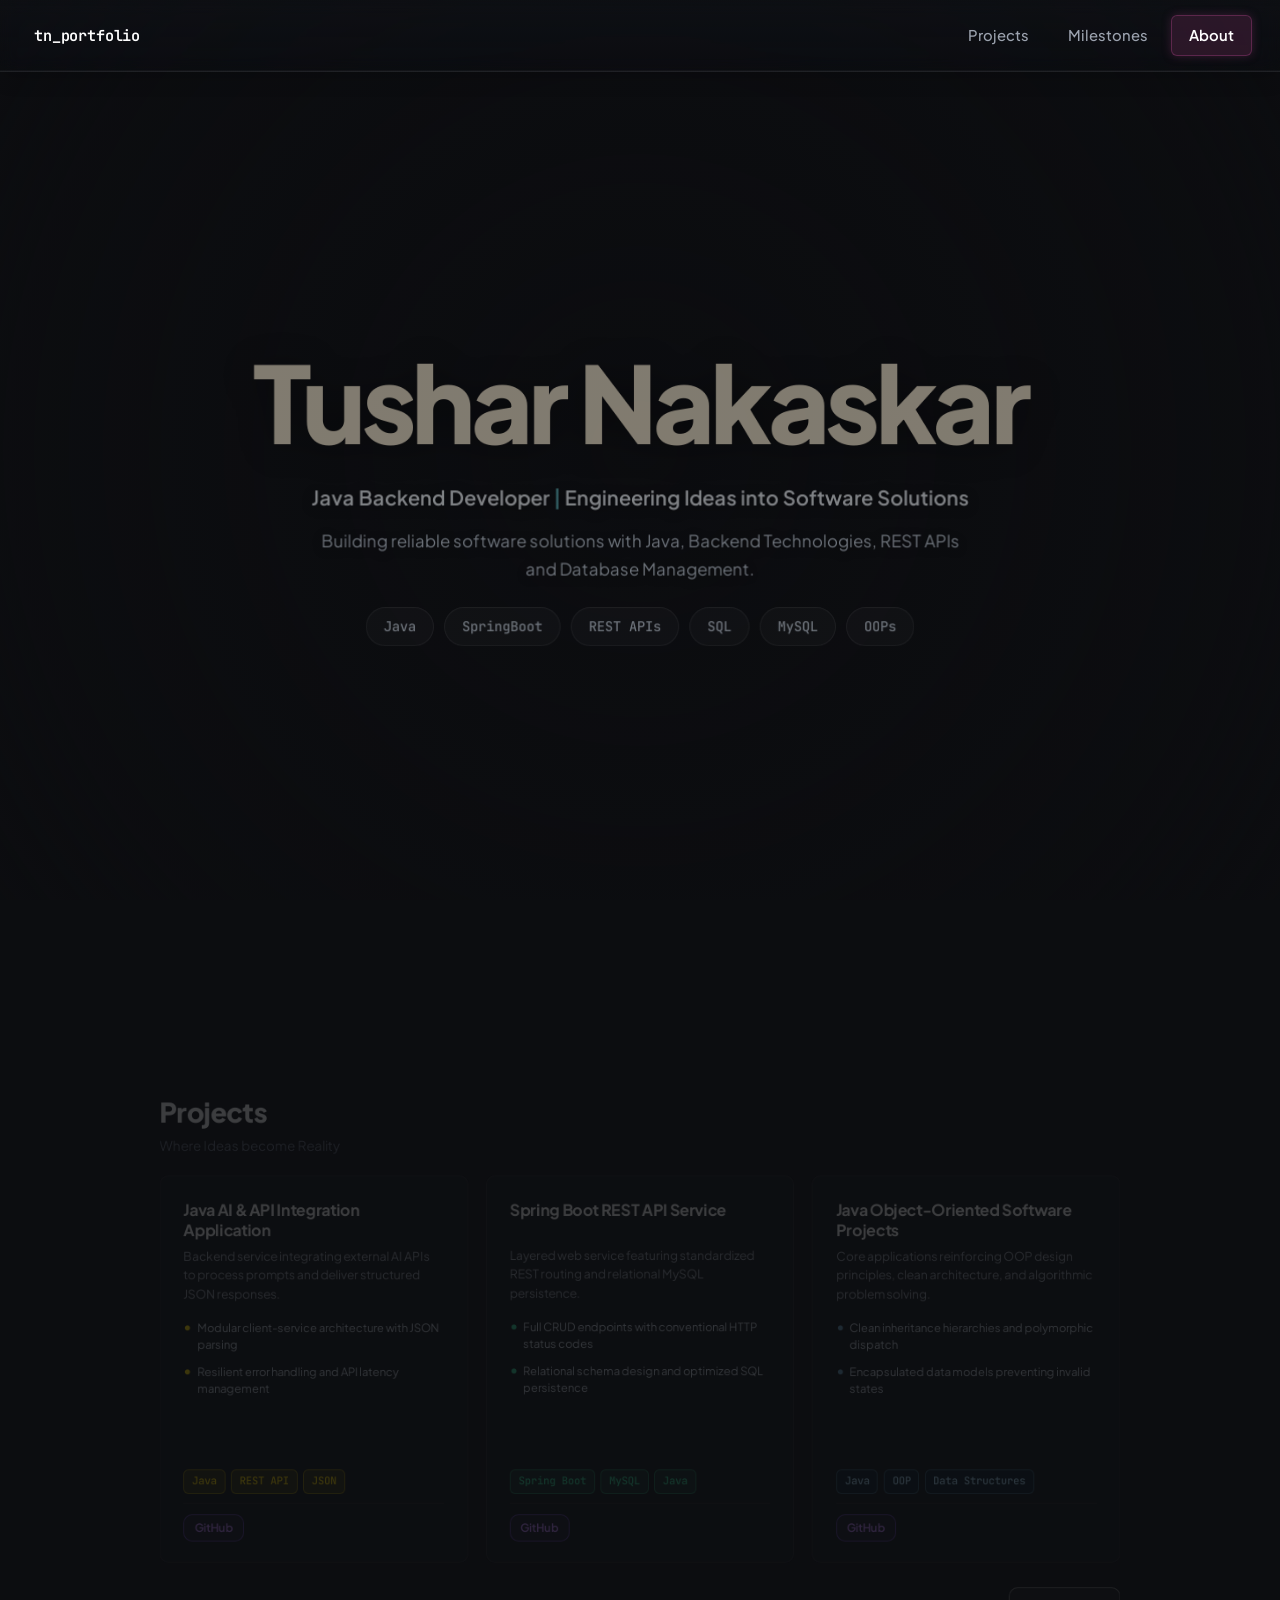
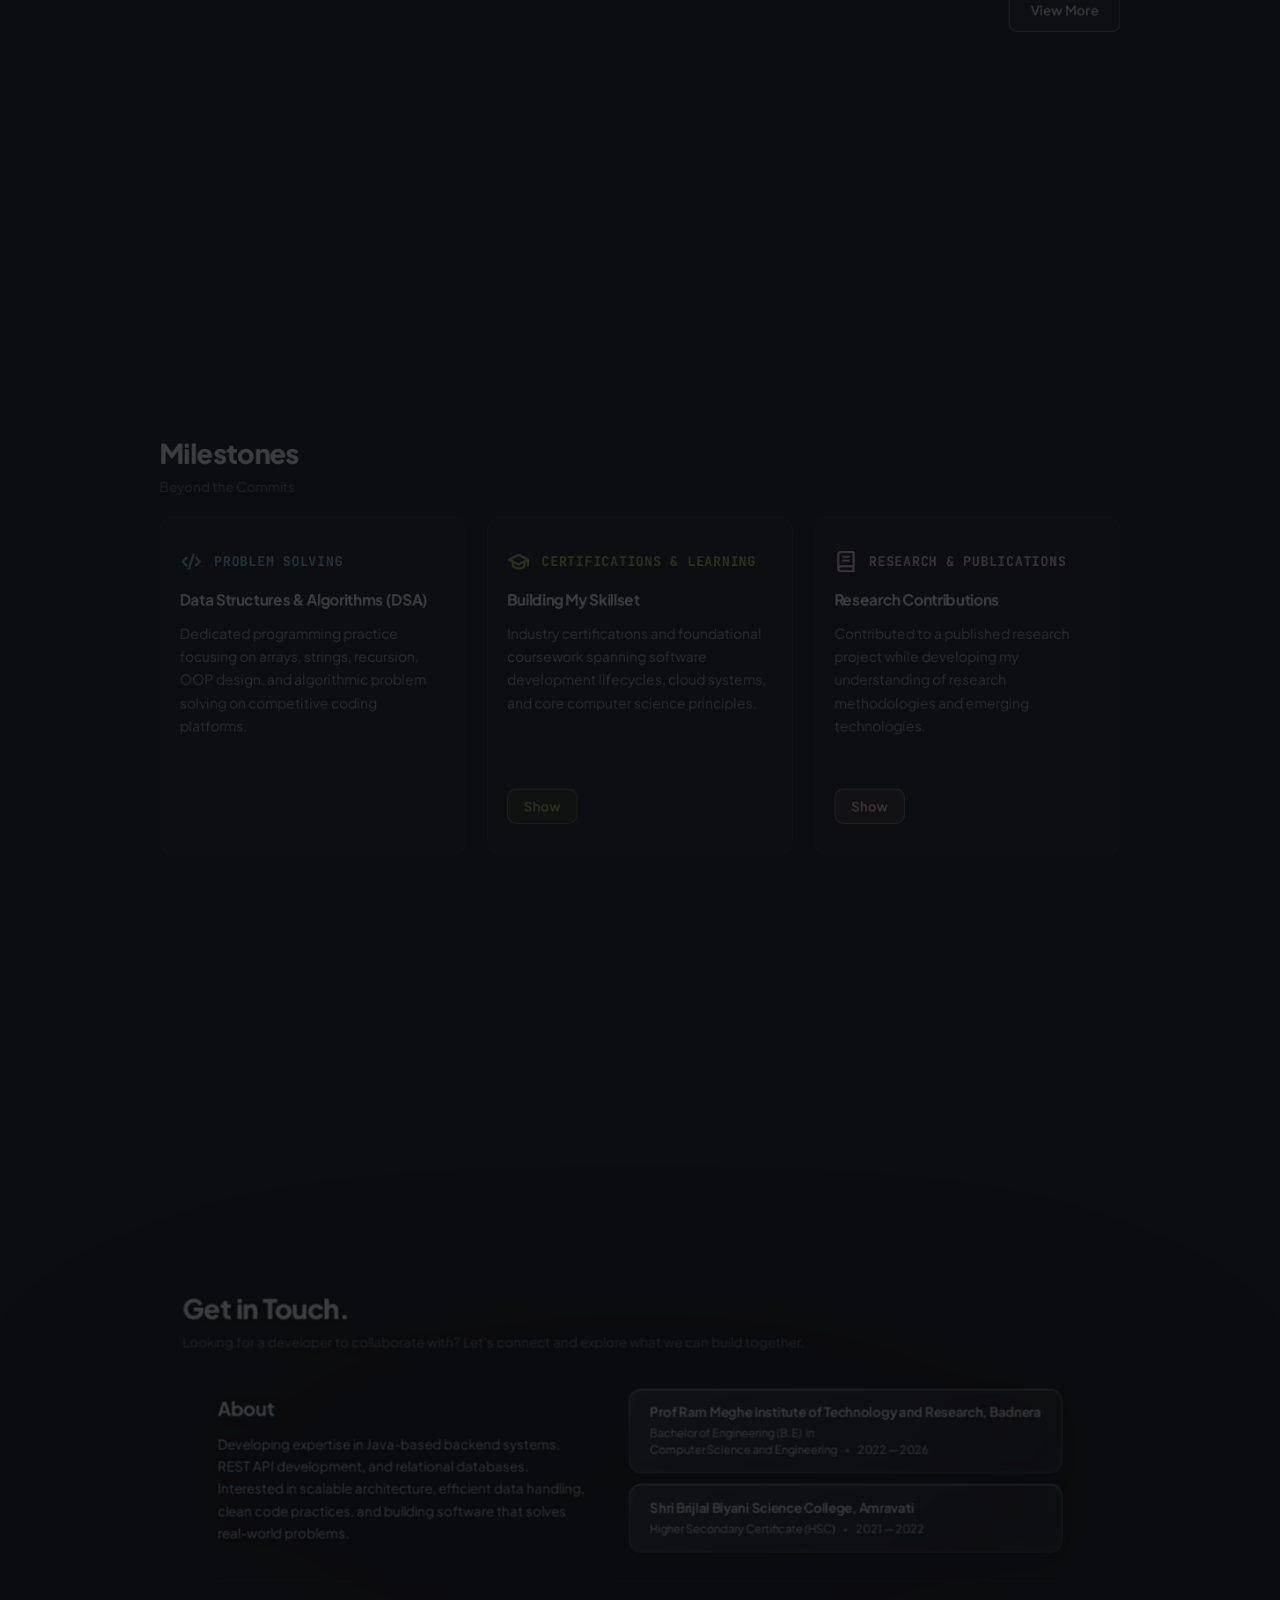
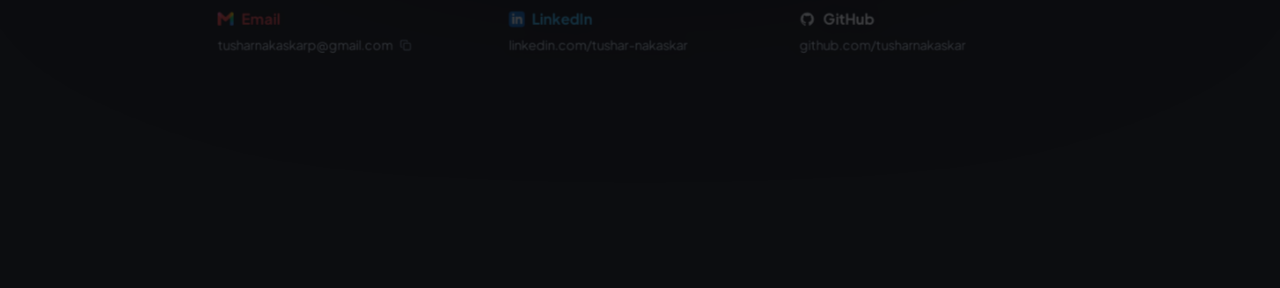
<file: index.html>
<!DOCTYPE html>
<html lang="en">
<head>
  <meta charset="UTF-8">
  <meta name="viewport" content="width=device-width, initial-scale=1.0">
  
  <title>Tushar Nakaskar | Software Developer &amp; Java Backend</title>
  <meta name="title" content="Tushar Nakaskar | Software Developer &amp; Java Backend">
  <meta name="description" content="Portfolio of Tushar Nakaskar, B.E. Computer Science &amp; Engineering student at PRMITR (Class of 2026). Focused on Java, Spring Boot, REST APIs, and database engineering.">
  <meta name="author" content="Tushar Nakaskar">
  <link rel="canonical" href="https://tusharnakaskar.github.io/">

  <!-- Open Graph -->
  <meta property="og:type" content="website">
  <meta property="og:url" content="https://tusharnakaskar.github.io/">
  <meta property="og:title" content="Tushar Nakaskar | Software Developer">
  <meta property="og:description" content="Computer Science graduate (2026) building practical software with Java, Spring Boot, REST APIs, and SQL.">
  <meta property="og:image" content="assets/favicon.svg">

  <!-- Favicon -->
  <link rel="icon" type="image/svg+xml" href="assets/favicon.svg">
  <link rel="icon" type="image/png" sizes="32x32" href="assets/favicon-32x32.png">
  <link rel="icon" type="image/png" sizes="16x16" href="assets/favicon-16x16.png">
  <link rel="apple-touch-icon" sizes="180x180" href="assets/apple-touch-icon.png">
  <link rel="shortcut icon" href="favicon.ico">

  <!-- Google Fonts: Plus Jakarta Sans & JetBrains Mono -->
  <link rel="preconnect" href="https://fonts.googleapis.com">
  <link rel="preconnect" href="https://fonts.gstatic.com" crossorigin>
  <link href="https://fonts.googleapis.com/css2?family=JetBrains+Mono:wght@400;500;600&family=Plus+Jakarta+Sans:wght@400;500;600;700;800&display=swap" rel="stylesheet">

  <!-- Stylesheet -->
  <link rel="stylesheet" href="css/styles.css">

  <!-- Page Transition Flash Prevention -->
  <script>
    (function() {
      try {
        if (sessionStorage.getItem('portfolio_page_transition') === '1' || window.location.search.indexOf('transition=1') !== -1) {
          document.documentElement.classList.add('split-transition-active');
        }
      } catch (e) {}
    })();
  </script>
</head>
<body>
  <!-- Screen Split Transition Overlay (Two Screens Closing / Opening) -->
  <div class="screen-split-overlay" id="screen-split-overlay" aria-hidden="true">
    <div class="split-curtain split-curtain-left"></div>
    <div class="split-curtain split-curtain-right"></div>
  </div>

  <!-- Fullscreen Responsive Pixel-Art Character Workstation Background -->
  <div id="video-bg-wrapper" class="video-bg-wrapper" aria-hidden="true">
    <video id="vid-sleep" class="bg-video-layer active" autoplay loop muted playsinline preload="auto">
      <source src="assets/CLIPS_PROCESSED/programmer_sleep.mp4" type="video/mp4">
    </video>
    <video id="vid-wake" class="bg-video-layer" muted playsinline preload="auto">
      <source src="assets/CLIPS_PROCESSED/programmer_wake.mp4" type="video/mp4">
    </video>
    <video id="vid-code" class="bg-video-layer" loop muted playsinline preload="auto">
      <source src="assets/CLIPS_PROCESSED/programmer_code.mp4" type="video/mp4">
    </video>
    <video id="vid-relax-enter" class="bg-video-layer" muted playsinline preload="auto">
      <source src="assets/CLIPS_PROCESSED/programmer_relax_enter.mp4" type="video/mp4">
    </video>
    <video id="vid-relax-idle" class="bg-video-layer" loop muted playsinline preload="auto">
      <source src="assets/CLIPS_PROCESSED/programmer_relax_idle.mp4" type="video/mp4">
    </video>
    <video id="vid-relax-exit" class="bg-video-layer" muted playsinline preload="auto">
      <source src="assets/CLIPS_PROCESSED/programmer_relax_exit.mp4" type="video/mp4">
    </video>
    <div class="video-bg-overlay"></div>
  </div>

  <!-- Accessible Skip Navigation -->
  <a href="#main" class="skip-link">Skip to main content</a>

  <!-- Header & Navigation (Projects, Achievements, About) -->
  <header class="site-header">
    <div class="header-inner">
      <a href="index.html" class="brand-logo" aria-label="Tushar Nakaskar Homepage">
        <span class="brand-text">tn_portfolio</span>
      </a>

      <!-- Desktop Nav (Projects, Milestones, About) -->
      <nav class="nav-desktop" aria-label="Main Navigation">
        <a href="#projects" class="nav-link">Projects</a>
        <a href="#achievements" class="nav-link">Milestones</a>
        <a href="#contact" class="nav-link nav-btn-about">About</a>
      </nav>

      <!-- Mobile Hamburger Toggle -->
      <button class="mobile-toggle" id="mobile-toggle" aria-label="Toggle Navigation Menu" aria-expanded="false">
        <svg class="hamburger-icon" viewBox="0 0 24 24" fill="none" stroke="currentColor" stroke-width="2">
          <line x1="3" y1="6" x2="21" y2="6"/>
          <line x1="3" y1="12" x2="21" y2="12"/>
          <line x1="3" y1="18" x2="21" y2="18"/>
        </svg>
      </button>
    </div>

    <!-- Mobile Drawer Menu -->
    <div class="mobile-drawer" id="mobile-drawer">
      <a href="#projects" class="mobile-link">Projects</a>
      <a href="#achievements" class="mobile-link">Milestones</a>
      <a href="#contact" class="mobile-link mobile-btn-about">About</a>
    </div>
  </header>

  <!-- Main Content -->
  <main class="main-content main-home" id="main">
    <div class="container">
      
      <!-- Centered Hero Section (Full Viewport Above the Fold) -->
      <section class="hero-section-centered" id="home">
        
        <!-- Name in Pure Crisp White (Larger & Placed at Top) -->
        <h1 class="hero-name-center">Tushar Nakaskar</h1>

        <p class="hero-role-center">
          Java Backend Developer <span class="role-tag-accent">|</span> Engineering Ideas into Software Solutions
        </p>

        <p class="hero-bio-center">
          Building reliable software solutions with Java, Backend Technologies, REST APIs and Database Management.
        </p>

        <!-- Skills Strip: Java, SpringBoot, REST APIs, SQL, MySQL, OOPs (No Emojis, Single Uniform Color) -->
        <div class="quick-skills-strip">
          <span class="skill-pill">Java</span>
          <span class="skill-pill">SpringBoot</span>
          <span class="skill-pill">REST APIs</span>
          <span class="skill-pill">SQL</span>
          <span class="skill-pill">MySQL</span>
          <span class="skill-pill">OOPs</span>
        </div>

      </section>

      <!-- Featured Projects Overview (Recruiter-Ready Cards) -->
      <section class="section-block" id="projects">
        <div class="section-header-compact">
          <div>
            <h2 class="section-title">Projects</h2>
            <p class="section-subtitle">Where Ideas become Reality</p>
          </div>
        </div>

        <!-- 3 Cards with Project Info -->
        <div class="home-projects-grid">
          
          <!-- Project 1: AI Integration (#ffdd00 Sunflower Yellow) -->
          <article class="home-project-card card-accent-yellow">
            <h3 class="project-card-heading">Java AI &amp; API Integration Application</h3>
            <p class="project-card-desc">
              Backend service integrating external AI APIs to process prompts and deliver structured JSON responses.
            </p>
            <ul class="project-card-bullets">
              <li class="bullet-dot-yellow">Modular client-service architecture with JSON parsing</li>
              <li class="bullet-dot-yellow">Resilient error handling and API latency management</li>
            </ul>
            <div class="card-tags">
              <span class="tag">Java</span>
              <span class="tag">REST API</span>
              <span class="tag">JSON</span>
            </div>
            <div class="project-card-footer">
              <a href="https://github.com/tusharnakaskar" target="_blank" rel="noopener noreferrer" class="btn btn-outline-purple btn-sm">
                <span>GitHub</span>
              </a>
            </div>
          </article>

          <!-- Project 2: Spring Boot REST Service (#34D399 Electric Mint) -->
          <article class="home-project-card card-accent-magenta">
            <h3 class="project-card-heading">Spring Boot REST API Service</h3>
            <p class="project-card-desc">
              Layered web service featuring standardized REST routing and relational MySQL persistence.
            </p>
            <ul class="project-card-bullets">
              <li class="bullet-dot-magenta">Full CRUD endpoints with conventional HTTP status codes</li>
              <li class="bullet-dot-magenta">Relational schema design and optimized SQL persistence</li>
            </ul>
            <div class="card-tags">
              <span class="tag">Spring Boot</span>
              <span class="tag">MySQL</span>
              <span class="tag">Java</span>
            </div>
            <div class="project-card-footer">
              <a href="https://github.com/tusharnakaskar" target="_blank" rel="noopener noreferrer" class="btn btn-outline-purple btn-sm">
                <span>GitHub</span>
              </a>
            </div>
          </article>

          <!-- Project 3: Core Java OOP (Golden Amber Accent) -->
          <article class="home-project-card card-accent-gold">
            <h3 class="project-card-heading">Java Object-Oriented Software Projects</h3>
            <p class="project-card-desc">
              Core applications reinforcing OOP design principles, clean architecture, and algorithmic problem solving.
            </p>
            <ul class="project-card-bullets">
              <li class="bullet-dot-gold">Clean inheritance hierarchies and polymorphic dispatch</li>
              <li class="bullet-dot-gold">Encapsulated data models preventing invalid states</li>
            </ul>
            <div class="card-tags">
              <span class="tag">Java</span>
              <span class="tag">OOP</span>
              <span class="tag">Data Structures</span>
            </div>
            <div class="project-card-footer">
              <a href="https://github.com/tusharnakaskar" target="_blank" rel="noopener noreferrer" class="btn btn-outline-purple btn-sm">
                <span>GitHub</span>
              </a>
            </div>
          </article>

        </div>

        <!-- View More Projects Button -->
        <div class="projects-view-more">
          <a href="projects.html" class="btn btn-outline-view-more">
            <span>View More</span>
          </a>
        </div>
      </section>

      <!-- Achievements & Activities Section -->
      <section class="section-block" id="achievements">
        <div class="section-header-compact">
          <div>
            <h2 class="section-title">Milestones</h2>
            <p class="section-subtitle">Beyond the Commits</p>
          </div>
        </div>

        <div class="achievements-grid">
          <!-- Card 1: Data Structures & Algorithms (Pacific Cyan Accent) -->
          <article class="achievement-card card-accent-cyan">
            <div class="achieve-card-header">
              <div class="achieve-card-meta">
                <div class="achieve-icon icon-cyan icon-dsa" aria-hidden="true">
                  <svg width="26" height="26" viewBox="0 0 24 24" fill="none" stroke="currentColor" stroke-width="2.2" stroke-linecap="round" stroke-linejoin="round">
                    <polyline points="7 8 3 12 7 16"></polyline>
                    <line x1="14.5" y1="4.5" x2="9.5" y2="19.5"></line>
                    <polyline points="17 8 21 12 17 16"></polyline>
                  </svg>
                </div>
                <span class="project-card-badge badge-cyan badge-dsa">Problem Solving</span>
              </div>
            </div>
            <h3 class="achieve-card-heading">Data Structures &amp; Algorithms (DSA)</h3>
            <p class="achieve-card-desc">
              Dedicated programming practice focusing on arrays, strings, recursion, OOP design, and algorithmic problem solving on competitive coding platforms.
            </p>
          </article>

          <!-- Card 2: Certifications & Learning (#a7c957 Sage Accent) -->
          <article class="achievement-card card-accent-cert">
            <div class="achieve-card-header">
              <div class="achieve-card-meta">
                <div class="achieve-icon icon-cert" aria-hidden="true">
                  <svg width="26" height="26" viewBox="0 0 24 24" fill="none" stroke="currentColor" stroke-width="2.2" stroke-linecap="round" stroke-linejoin="round">
                    <path d="M22 10v6M2 10l10-5 10 5-10 5z"></path>
                    <path d="M6 12v5c3 3 9 3 12 0v-5"></path>
                  </svg>
                </div>
                <span class="project-card-badge badge-cert">Certifications &amp; Learning</span>
              </div>
            </div>
            <h3 class="achieve-card-heading">Building My Skillset</h3>
            <p class="achieve-card-desc">
              Industry certifications and foundational coursework spanning software development lifecycles, cloud systems, and core computer science principles.
            </p>
            <div class="achieve-card-footer">
              <a href="certificates.html" class="btn btn-outline-cert btn-sm achieve-show-btn" aria-label="Show all certificates">
                <span>Show</span>
              </a>
            </div>
          </article>

          <!-- Card 3: Research & Publications (#fad2e1 Accent) -->
          <article class="achievement-card card-accent-research">
            <div class="achieve-card-header">
              <div class="achieve-card-meta">
                <div class="achieve-icon icon-research" aria-hidden="true">
                  <svg width="26" height="26" viewBox="0 0 24 24" fill="none" stroke="currentColor" stroke-width="2.2" stroke-linecap="round" stroke-linejoin="round">
                    <path d="M4 19.5A2.5 2.5 0 0 1 6.5 17H20"></path>
                    <path d="M6.5 2H20v20H6.5A2.5 2.5 0 0 1 4 19.5v-15A2.5 2.5 0 0 1 6.5 2z"></path>
                    <line x1="9" y1="7" x2="15" y2="7"></line>
                    <line x1="9" y1="11" x2="15" y2="11"></line>
                  </svg>
                </div>
                <span class="project-card-badge badge-research">Research &amp; Publications</span>
              </div>
            </div>
            <h3 class="achieve-card-heading">Research Contributions</h3>
            <p class="achieve-card-desc">
              Contributed to a published research project while developing my understanding of research methodologies and emerging technologies.
            </p>
            <div class="achieve-card-footer">
              <a href="research.html" class="btn btn-outline-research btn-sm achieve-show-btn" aria-label="Show research paper details">
                <span>Show</span>
              </a>
            </div>
          </article>
        </div>
      </section>

      <!-- Contact & Connect Section (Accessible via Scrolling) -->
      <section class="section-block" id="contact">
        <div class="contact-interface-wrapper">
          <div class="section-header-compact">
            <div>
              <h2 class="section-title">Get in Touch.</h2>
              <p class="section-subtitle">Looking for a developer to collaborate with? Let’s connect and explore what we can build together.</p>
            </div>
          </div>

          <div class="contact-unified-panel">
            <!-- About & Education Area (Top) -->
            <div class="contact-about-layout">
              <!-- Left: About & Summary -->
              <div class="contact-about-text">
                <h3 class="academic-title">About</h3>
                <p class="about-summary-desc">
                  Developing expertise in Java-based backend systems, REST API development, and relational databases. Interested in scalable architecture, efficient data handling, clean code practices, and building software that solves real-world problems.
                </p>
              </div>

              <!-- Right: Education Boxes Stacked -->
              <div class="academic-cards-stack">
                <!-- Box 1: Graduation Details -->
                <div class="academic-card-box">
                  <h4 class="academic-card-inst">Prof Ram Meghe Institute of Technology and Research, Badnera</h4>
                  <p class="academic-card-meta">Bachelor of Engineering (B.E)&nbsp;&nbsp;in<br>Computer Science and Engineering <span class="meta-dot">&bull;</span> <span class="meta-period">2022 &mdash; 2026</span></p>
                </div>
                <!-- Box 2: 12th Details -->
                <div class="academic-card-box">
                  <h4 class="academic-card-inst">Shri Brijlal Biyani Science College, Amravati</h4>
                  <p class="academic-card-meta">Higher Secondary Certificate (HSC) <span class="meta-dot">&bull;</span> <span class="meta-period">2021 &mdash; 2022</span></p>
                </div>
              </div>
            </div>

            <!-- Divider -->
            <div class="contact-panel-divider" aria-hidden="true"></div>

            <!-- Platforms (Below Academic Background) -->
            <div class="contact-panel-channels">
              <div class="contact-platform-item">
                <span class="platform-heading platform-email">
                  <img src="assets/gmail-icon.webp" alt="Gmail" class="platform-icon platform-icon-gmail" width="18" height="14" loading="lazy">
                  <span>Email</span>
                </span>
                <div class="platform-email-group">
                  <a href="mailto:tusharnakaskarp@gmail.com" class="platform-link platform-email-link" title="Send email to tusharnakaskarp@gmail.com">
                    <span>tusharnakaskarp@gmail.com</span>
                  </a>
                  <button type="button" class="copy-email-btn" data-copy-email aria-label="Copy email address" title="Copy email address">
                    <svg class="copy-icon-default" width="13" height="13" viewBox="0 0 24 24" fill="none" stroke="currentColor" stroke-width="2" stroke-linecap="round" stroke-linejoin="round" aria-hidden="true">
                      <rect width="14" height="14" x="8" y="8" rx="2" ry="2"/>
                      <path d="M4 16c-1.1 0-2-.9-2-2V4c0-1.1.9-2 2-2h10c1.1 0 2 .9 2 2"/>
                    </svg>
                    <svg class="copy-icon-success" width="13" height="13" viewBox="0 0 24 24" fill="none" stroke="currentColor" stroke-width="2.5" stroke-linecap="round" stroke-linejoin="round" aria-hidden="true">
                      <polyline points="20 6 9 17 4 12"/>
                    </svg>
                  </button>
                </div>
              </div>

              <div class="contact-platform-item">
                <span class="platform-heading platform-linkedin">
                  <svg class="platform-icon" width="18" height="18" viewBox="0 0 24 24" aria-hidden="true">
                    <path fill="#0A66C2" d="M19 0H5a5 5 0 0 0-5 5v14a5 5 0 0 0 5 5h14a5 5 0 0 0 5-5V5a5 5 0 0 0-5-5z"/>
                    <path fill="#ffffff" d="M8 19H5V8h3v11zM6.5 6.732a1.75 1.75 0 1 1 0-3.5 1.75 1.75 0 0 1 0 3.5zM20 19h-3v-5.604c0-3.368-4-3.113-4 0V19h-3V8h3v1.765c1.396-2.586 7-2.777 7 2.476V19z"/>
                  </svg>
                  <span>LinkedIn</span>
                </span>
                <a href="https://www.linkedin.com/in/tushar-nakaskar" target="_blank" rel="noopener noreferrer" class="platform-link">linkedin.com/tushar-nakaskar</a>
              </div>

              <div class="contact-platform-item">
                <span class="platform-heading platform-github">
                  <svg class="platform-icon" width="18" height="18" viewBox="0 0 24 24" fill="currentColor" aria-hidden="true">
                    <path fill-rule="evenodd" clip-rule="evenodd" d="M12 2C6.477 2 2 6.484 2 12.017c0 4.425 2.865 8.18 6.839 9.504.5.092.682-.217.682-.483 0-.237-.008-.868-.013-1.703-2.782.605-3.369-1.343-3.369-1.343-.454-1.158-1.11-1.466-1.11-1.466-.908-.62.069-.608.069-.608 1.003.07 1.53 1.032 1.53 1.032.892 1.53 2.341 1.088 2.91.832.092-.647.35-1.088.636-1.338-2.22-.253-4.555-1.113-4.555-4.951 0-1.093.39-1.988 1.029-2.688-.103-.253-.446-1.272.098-2.65 0 0 .84-.27 2.75 1.026A9.564 9.564 0 0112 6.844c.85.004 1.705.115 2.504.337 1.909-1.296 2.747-1.027 2.747-1.027.546 1.379.202 2.398.1 2.651.64.7 1.028 1.595 1.028 2.688 0 3.848-2.339 4.695-4.566 4.943.359.309.678.92.678 1.855 0 1.338-.012 2.419-.012 2.747 0 .268.18.58.688.482A10.019 10.019 0 0022 12.017C22 6.484 17.522 2 12 2z"/>
                  </svg>
                  <span>GitHub</span>
                </span>
                <a href="https://github.com/tusharnakaskar" target="_blank" rel="noopener noreferrer" class="platform-link">github.com/tusharnakaskar</a>
              </div>
            </div>
          </div>
        </div>
      </section>

    </div>
  </main>

  <script src="js/main.js"></script>
</body>
</html>
</file>
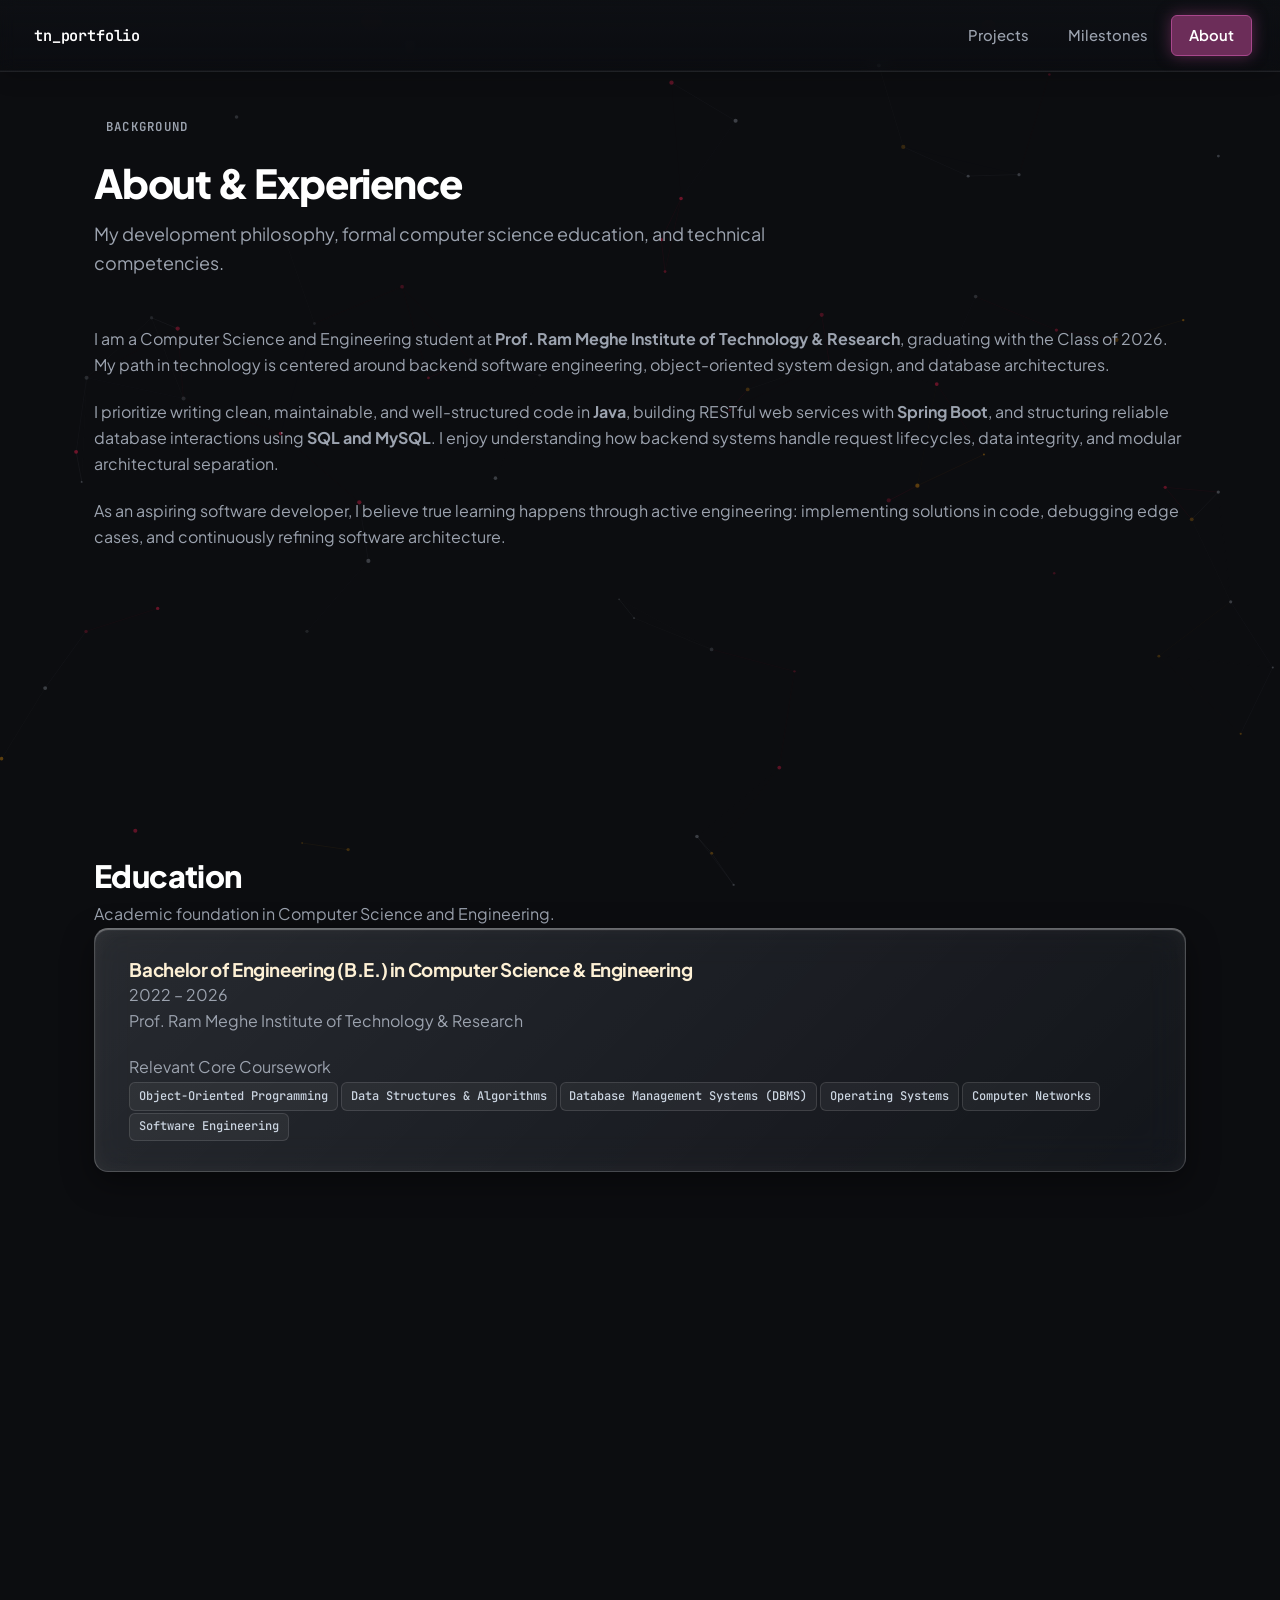
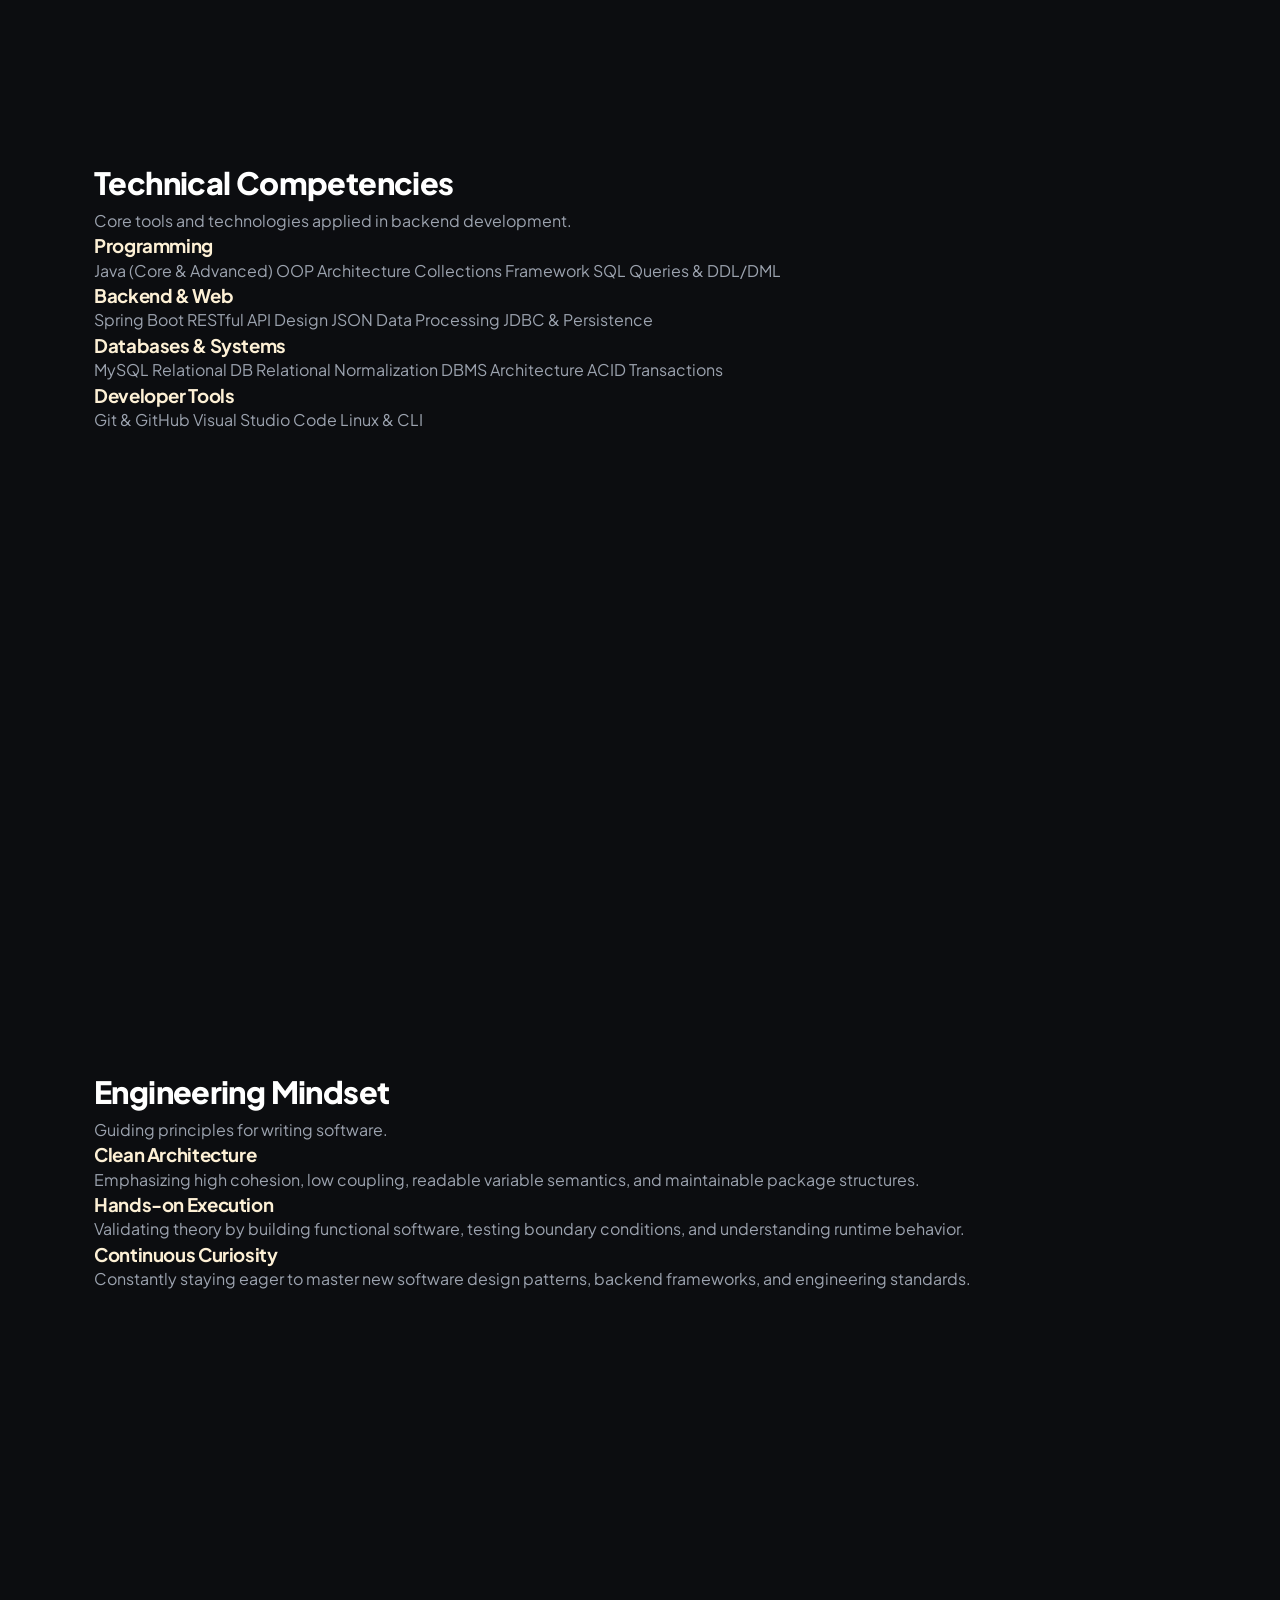
<file: about.html>
<!DOCTYPE html>
<html lang="en">
<head>
  <meta charset="UTF-8">
  <meta name="viewport" content="width=device-width, initial-scale=1.0">
  
  <title>About | Tushar Nakaskar</title>
  <meta name="title" content="About | Tushar Nakaskar">
  <meta name="description" content="Learn about Tushar Nakaskar's background, education at PRMITR (Class of 2026), and technical proficiencies in Java, Spring Boot, and backend engineering.">
  <meta name="author" content="Tushar Nakaskar">
  <link rel="canonical" href="https://tusharnakaskar.github.io/about.html">

  <!-- Open Graph -->
  <meta property="og:type" content="website">
  <meta property="og:url" content="https://tusharnakaskar.github.io/about.html">
  <meta property="og:title" content="About | Tushar Nakaskar">
  <meta property="og:description" content="Background, education at PRMITR, and technical competencies in Java and backend engineering.">
  <meta property="og:image" content="assets/favicon.svg">

  <!-- Favicon -->
  <link rel="icon" type="image/svg+xml" href="assets/favicon.svg">
  <link rel="icon" type="image/png" sizes="32x32" href="assets/favicon-32x32.png">
  <link rel="icon" type="image/png" sizes="16x16" href="assets/favicon-16x16.png">
  <link rel="apple-touch-icon" sizes="180x180" href="assets/apple-touch-icon.png">

  <!-- Google Fonts: Plus Jakarta Sans & JetBrains Mono -->
  <link rel="preconnect" href="https://fonts.googleapis.com">
  <link rel="preconnect" href="https://fonts.gstatic.com" crossorigin>
  <link href="https://fonts.googleapis.com/css2?family=JetBrains+Mono:wght@400;500;600&family=Plus+Jakarta+Sans:wght@400;500;600;700;800&display=swap" rel="stylesheet">

  <!-- Stylesheet -->
  <link rel="stylesheet" href="css/styles.css">

  <!-- Page Transition Flash Prevention -->
  <script>
    if (sessionStorage.getItem('portfolio_page_transition') === '1') {
      document.documentElement.classList.add('split-transition-active');
    }
  </script>
</head>
<body>
  <!-- Screen Split Transition Overlay (Two Screens Closing / Opening) -->
  <div class="screen-split-overlay" id="screen-split-overlay" aria-hidden="true">
    <div class="split-curtain split-curtain-left"></div>
    <div class="split-curtain split-curtain-right"></div>
  </div>

  <!-- Interactive Particle Background Canvas -->
  <canvas id="bg-canvas" aria-hidden="true"></canvas>

  <!-- Accessible Skip Navigation -->
  <a href="#main" class="skip-link">Skip to main content</a>

  <!-- Header & Navigation -->
  <header class="site-header">
    <div class="header-inner">
      <a href="index.html" class="brand-logo" aria-label="Tushar Nakaskar Homepage">
        <span class="brand-text">tn_portfolio</span>
      </a>

      <!-- Desktop Nav -->
      <nav class="nav-desktop" aria-label="Main Navigation">
        <a href="projects.html" class="nav-link">Projects</a>
        <a href="index.html#achievements" class="nav-link">Milestones</a>
        <a href="about.html" class="nav-link active nav-btn-about">About</a>
      </nav>

      <!-- Mobile Hamburger Toggle -->
      <button class="mobile-toggle" id="mobile-toggle" aria-label="Toggle Navigation Menu" aria-expanded="false">
        <svg class="hamburger-icon" viewBox="0 0 24 24" fill="none" stroke="currentColor" stroke-width="2">
          <line x1="3" y1="6" x2="21" y2="6"/>
          <line x1="3" y1="12" x2="21" y2="12"/>
          <line x1="3" y1="18" x2="21" y2="18"/>
        </svg>
      </button>
    </div>

    <!-- Mobile Drawer Menu -->
    <div class="mobile-drawer" id="mobile-drawer">
      <a href="projects.html" class="mobile-link">Projects</a>
      <a href="index.html#achievements" class="mobile-link">Milestones</a>
      <a href="about.html" class="mobile-link active mobile-btn-about">About</a>
    </div>
  </header>

  <!-- Main Content -->
  <main class="main-content" id="main">
    <div class="container">
      
      <!-- Page Header -->
      <header class="page-header">
        <span class="page-tag">Background</span>
        <h1 class="page-title">About &amp; Experience</h1>
        <p class="page-subtitle">
          My development philosophy, formal computer science education, and technical competencies.
        </p>
      </header>

      <!-- Narrative Section -->
      <section class="narrative-block">
        <p>
          I am a Computer Science and Engineering student at <strong>Prof. Ram Meghe Institute of Technology &amp; Research</strong>, graduating with the Class of 2026. My path in technology is centered around backend software engineering, object-oriented system design, and database architectures.
        </p>
        <p>
          I prioritize writing clean, maintainable, and well-structured code in <strong>Java</strong>, building RESTful web services with <strong>Spring Boot</strong>, and structuring reliable database interactions using <strong>SQL and MySQL</strong>. I enjoy understanding how backend systems handle request lifecycles, data integrity, and modular architectural separation.
        </p>
        <p>
          As an aspiring software developer, I believe true learning happens through active engineering: implementing solutions in code, debugging edge cases, and continuously refining software architecture.
        </p>
      </section>

      <!-- Education Section -->
      <section class="section-block" style="margin-top: 3rem;">
        <div class="section-header">
          <h2 class="section-title">Education</h2>
          <p class="section-desc">Academic foundation in Computer Science and Engineering.</p>
        </div>

        <div class="education-card">
          <div class="edu-header">
            <h3 class="edu-degree">Bachelor of Engineering (B.E.) in Computer Science &amp; Engineering</h3>
            <span class="edu-period">2022 &ndash; 2026</span>
          </div>
          <p class="edu-school">Prof. Ram Meghe Institute of Technology &amp; Research</p>
          
          <div class="edu-courses-label">Relevant Core Coursework</div>
          <div class="edu-tags">
            <span class="tag">Object-Oriented Programming</span>
            <span class="tag">Data Structures &amp; Algorithms</span>
            <span class="tag">Database Management Systems (DBMS)</span>
            <span class="tag">Operating Systems</span>
            <span class="tag">Computer Networks</span>
            <span class="tag">Software Engineering</span>
          </div>
        </div>
      </section>

      <!-- Technical Skills Section -->
      <section class="section-block">
        <div class="section-header">
          <h2 class="section-title">Technical Competencies</h2>
          <p class="section-desc">Core tools and technologies applied in backend development.</p>
        </div>

        <div class="skills-deck">
          
          <div class="skill-category">
            <h3 class="skill-cat-title">Programming</h3>
            <div class="skill-list">
              <span class="skill-pill-item">Java (Core &amp; Advanced)</span>
              <span class="skill-pill-item">OOP Architecture</span>
              <span class="skill-pill-item">Collections Framework</span>
              <span class="skill-pill-item">SQL Queries &amp; DDL/DML</span>
            </div>
          </div>

          <div class="skill-category">
            <h3 class="skill-cat-title">Backend &amp; Web</h3>
            <div class="skill-list">
              <span class="skill-pill-item">Spring Boot</span>
              <span class="skill-pill-item">RESTful API Design</span>
              <span class="skill-pill-item">JSON Data Processing</span>
              <span class="skill-pill-item">JDBC &amp; Persistence</span>
            </div>
          </div>

          <div class="skill-category">
            <h3 class="skill-cat-title">Databases &amp; Systems</h3>
            <div class="skill-list">
              <span class="skill-pill-item">MySQL Relational DB</span>
              <span class="skill-pill-item">Relational Normalization</span>
              <span class="skill-pill-item">DBMS Architecture</span>
              <span class="skill-pill-item">ACID Transactions</span>
            </div>
          </div>

          <div class="skill-category">
            <h3 class="skill-cat-title">Developer Tools</h3>
            <div class="skill-list">
              <span class="skill-pill-item">Git &amp; GitHub</span>
              <span class="skill-pill-item">Visual Studio Code</span>
              <span class="skill-pill-item">Linux &amp; CLI</span>
            </div>
          </div>

        </div>
      </section>

      <!-- Principles Section -->
      <section class="section-block">
        <div class="section-header">
          <h2 class="section-title">Engineering Mindset</h2>
          <p class="section-desc">Guiding principles for writing software.</p>
        </div>

        <div class="features-grid">
          <div class="feature-card">
            <h3>Clean Architecture</h3>
            <p>Emphasizing high cohesion, low coupling, readable variable semantics, and maintainable package structures.</p>
          </div>
          <div class="feature-card">
            <h3>Hands-on Execution</h3>
            <p>Validating theory by building functional software, testing boundary conditions, and understanding runtime behavior.</p>
          </div>
          <div class="feature-card">
            <h3>Continuous Curiosity</h3>
            <p>Constantly staying eager to master new software design patterns, backend frameworks, and engineering standards.</p>
          </div>
        </div>
      </section>

    </div>
  </main>

  <script src="js/main.js"></script>
</body>
</html>
</file>
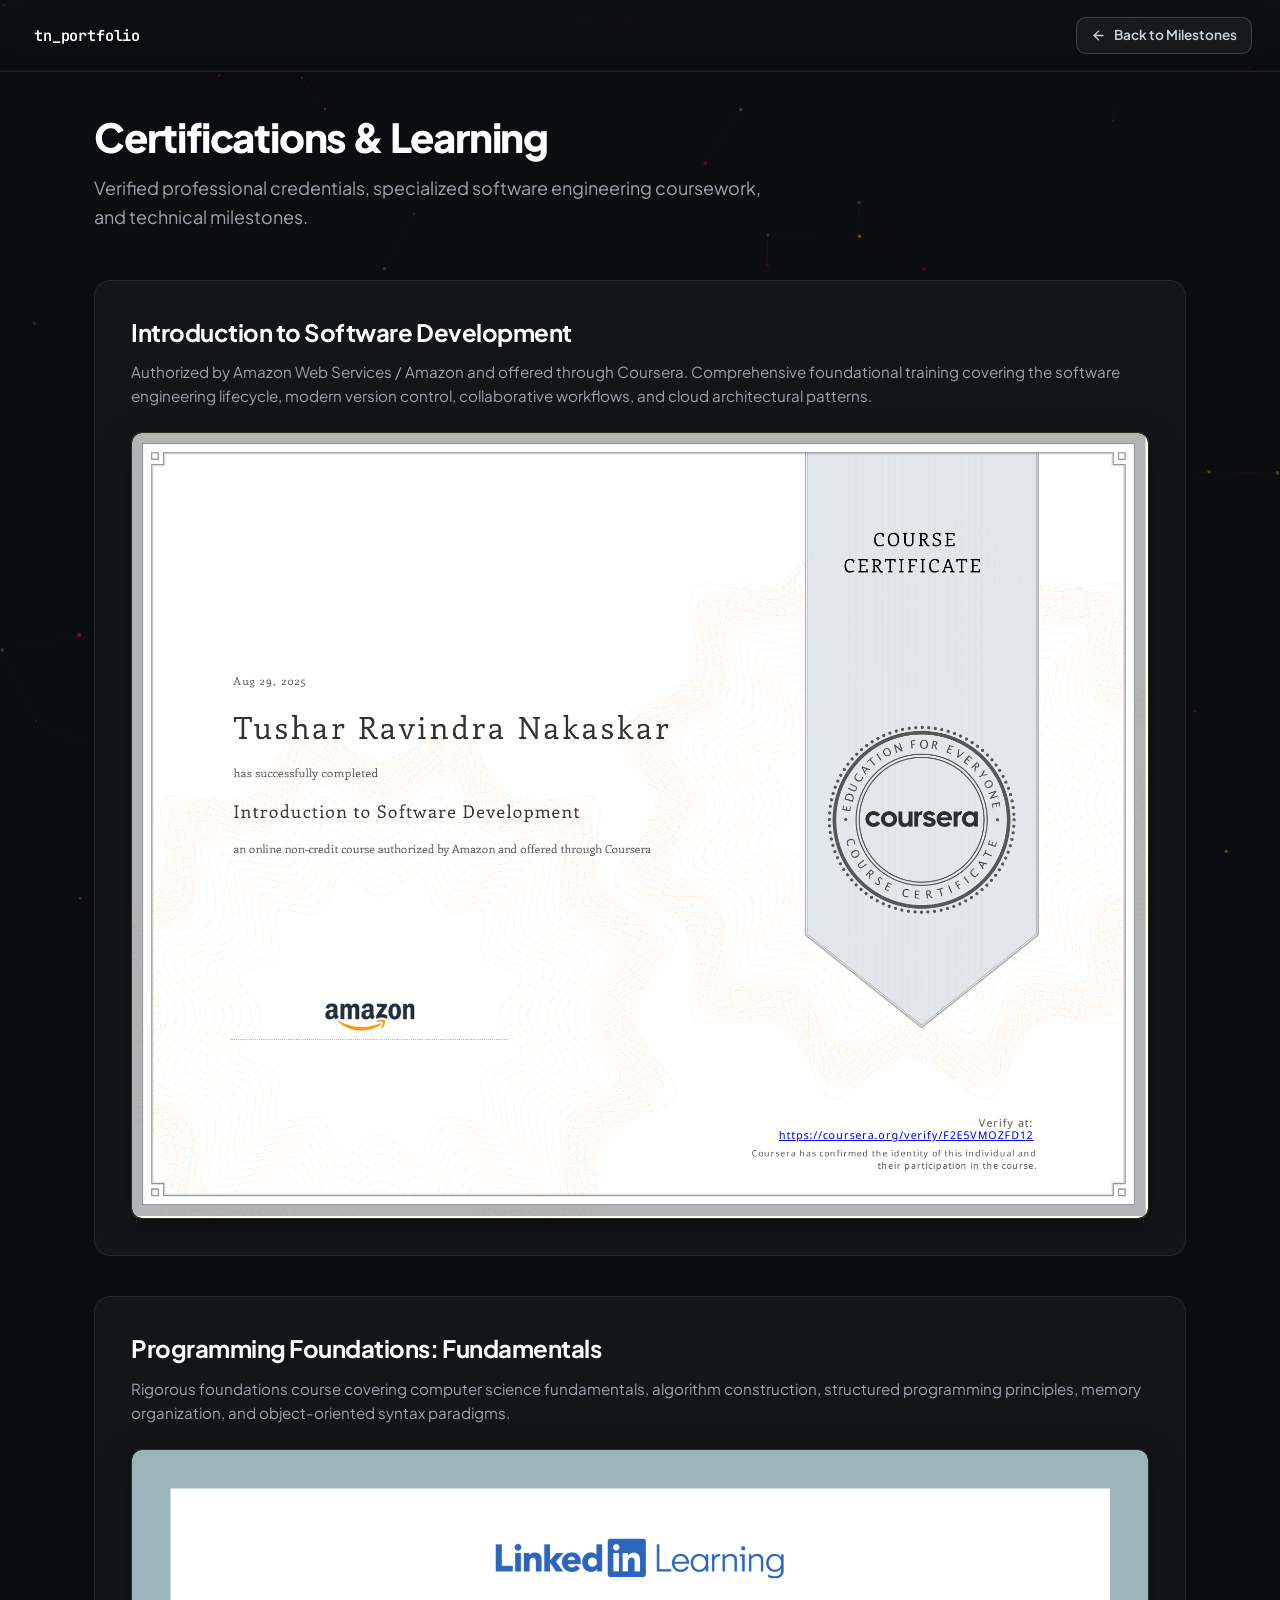
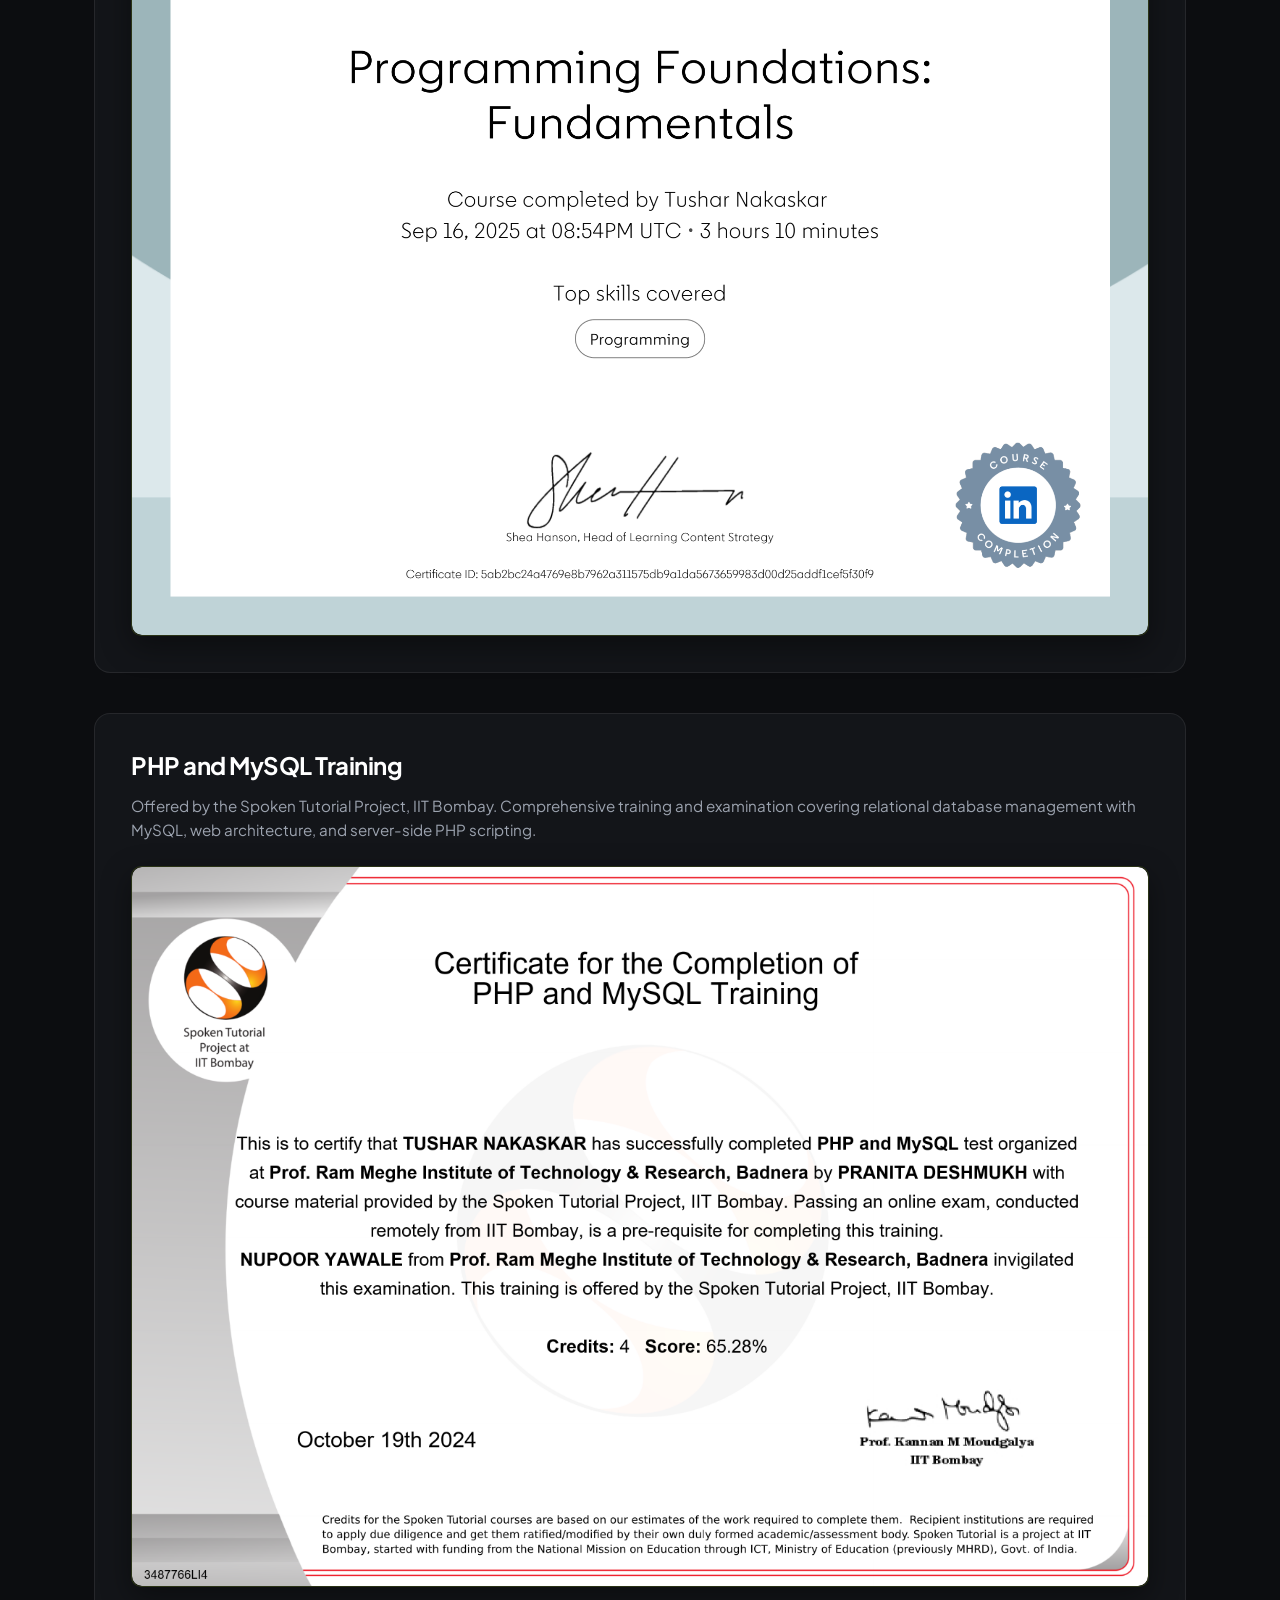
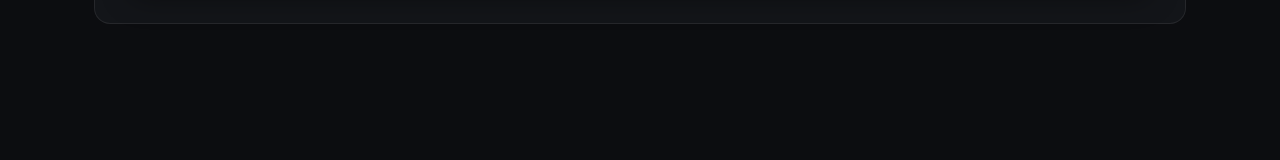
<file: certificates.html>
<!DOCTYPE html>
<html lang="en">
<head>
  <meta charset="UTF-8">
  <meta name="viewport" content="width=device-width, initial-scale=1.0">
  
  <title>Certifications &amp; Learning | Tushar Nakaskar</title>
  <meta name="title" content="Certifications &amp; Learning | Tushar Nakaskar">
  <meta name="description" content="Verified professional certifications and technical coursework completed by Tushar Nakaskar from Amazon, Coursera, LinkedIn Learning, and IIT Bombay.">
  <meta name="author" content="Tushar Nakaskar">
  <link rel="canonical" href="https://tusharnakaskar.github.io/certificates.html">

  <!-- Open Graph -->
  <meta property="og:type" content="website">
  <meta property="og:url" content="https://tusharnakaskar.github.io/certificates.html">
  <meta property="og:title" content="Certifications &amp; Learning | Tushar Nakaskar">
  <meta property="og:description" content="Verified certifications and coursework in software development, cloud systems, and computer science foundations.">
  <meta property="og:image" content="assets/favicon.svg">

  <!-- Favicon -->
  <link rel="icon" type="image/svg+xml" href="assets/favicon.svg">
  <link rel="icon" type="image/png" sizes="32x32" href="assets/favicon-32x32.png">
  <link rel="icon" type="image/png" sizes="16x16" href="assets/favicon-16x16.png">
  <link rel="apple-touch-icon" sizes="180x180" href="assets/apple-touch-icon.png">
  <link rel="shortcut icon" href="favicon.ico">

  <!-- Google Fonts: Plus Jakarta Sans & JetBrains Mono -->
  <link rel="preconnect" href="https://fonts.googleapis.com">
  <link rel="preconnect" href="https://fonts.gstatic.com" crossorigin>
  <link href="https://fonts.googleapis.com/css2?family=JetBrains+Mono:wght@400;500;600&family=Plus+Jakarta+Sans:wght@400;500;600;700;800&display=swap" rel="stylesheet">

  <!-- Stylesheet -->
  <link rel="stylesheet" href="css/styles.css">

  <!-- Page Transition Flash Prevention -->
  <script>
    (function() {
      try {
        if (sessionStorage.getItem('portfolio_page_transition') === '1' || window.location.search.indexOf('transition=1') !== -1) {
          document.documentElement.classList.add('split-transition-active');
        }
      } catch (e) {}
    })();
  </script>
</head>
<body>
  <!-- Screen Split Transition Overlay (Two Screens Closing / Opening) -->
  <div class="screen-split-overlay" id="screen-split-overlay" aria-hidden="true">
    <div class="split-curtain split-curtain-left"></div>
    <div class="split-curtain split-curtain-right"></div>
  </div>

  <!-- Interactive CS Animation Background Canvas -->
  <canvas id="bg-canvas" aria-hidden="true"></canvas>

  <!-- Accessible Skip Navigation -->
  <a href="#main" class="skip-link">Skip to main content</a>

  <!-- Header & Navigation (Minimal tn_portfolio Brand Only) -->
  <header class="site-header">
    <div class="header-inner">
      <a href="index.html#achievements" class="brand-logo" aria-label="Tushar Nakaskar Homepage">
        <span class="brand-text">tn_portfolio</span>
      </a>
      <a href="index.html#achievements" class="nav-back-link" aria-label="Back to Milestones">
        <svg width="15" height="15" viewBox="0 0 24 24" fill="none" stroke="currentColor" stroke-width="2.2" stroke-linecap="round" stroke-linejoin="round" aria-hidden="true">
          <line x1="19" y1="12" x2="5" y2="12"></line>
          <polyline points="12 19 5 12 12 5"></polyline>
        </svg>
        <span>Back to Milestones</span>
      </a>
    </div>
  </header>

  <!-- Main Content -->
  <main class="main-content" id="main">
    <div class="container">
      
      <!-- Page Header -->
      <header class="page-header">
        <h1 class="page-title">Certifications &amp; Learning</h1>
        <p class="page-subtitle">Verified professional credentials, specialized software engineering coursework, and technical milestones.</p>
      </header>

      <!-- Certificates Showcase Stack -->
      <div class="cert-showcase-stack">

        <!-- Certificate 1: Amazon / Coursera -->
        <article class="cert-card" id="cert-amazon">
          <h2 class="cert-title">Introduction to Software Development</h2>
          <p class="cert-desc">
            Authorized by Amazon Web Services / Amazon and offered through Coursera. Comprehensive foundational training covering the software engineering lifecycle, modern version control, collaborative workflows, and cloud architectural patterns.
          </p>

          <div class="cert-image-container">
            <a href="assets/cert-amazon-software-development.pdf" target="_blank" rel="noopener noreferrer" class="cert-image-link" title="Click to view full certificate">
              <img src="assets/cert-amazon-software-development.png" alt="Introduction to Software Development - Amazon Certificate" class="cert-image" loading="lazy">
            </a>
          </div>
        </article>

        <!-- Certificate 2: LinkedIn Learning -->
        <article class="cert-card" id="cert-linkedin">
          <h2 class="cert-title">Programming Foundations: Fundamentals</h2>
          <p class="cert-desc">
            Rigorous foundations course covering computer science fundamentals, algorithm construction, structured programming principles, memory organization, and object-oriented syntax paradigms.
          </p>

          <div class="cert-image-container">
            <a href="assets/cert-linkedin-programming-foundations.pdf" target="_blank" rel="noopener noreferrer" class="cert-image-link" title="Click to view full certificate">
              <img src="assets/cert-linkedin-programming-foundations.png" alt="Programming Foundations: Fundamentals - LinkedIn Learning Certificate" class="cert-image" loading="lazy">
            </a>
          </div>
        </article>

        <!-- Certificate 3: Spoken Tutorial Project, IIT Bombay -->
        <article class="cert-card" id="cert-spoken-tutorial">
          <h2 class="cert-title">PHP and MySQL Training</h2>
          <p class="cert-desc">
            Offered by the Spoken Tutorial Project, IIT Bombay. Comprehensive training and examination covering relational database management with MySQL, web architecture, and server-side PHP scripting.
          </p>

          <div class="cert-image-container">
            <a href="assets/cert-spoken-tutorial-php-mysql.pdf" target="_blank" rel="noopener noreferrer" class="cert-image-link" title="Click to view full certificate">
              <img src="assets/cert-spoken-tutorial-php-mysql.png" alt="PHP and MySQL Training - Spoken Tutorial, IIT Bombay Certificate" class="cert-image" loading="lazy">
            </a>
          </div>
        </article>
      </div>
    </div>
  </main>

  <script src="js/main.js"></script>
</body>
</html>
</file>
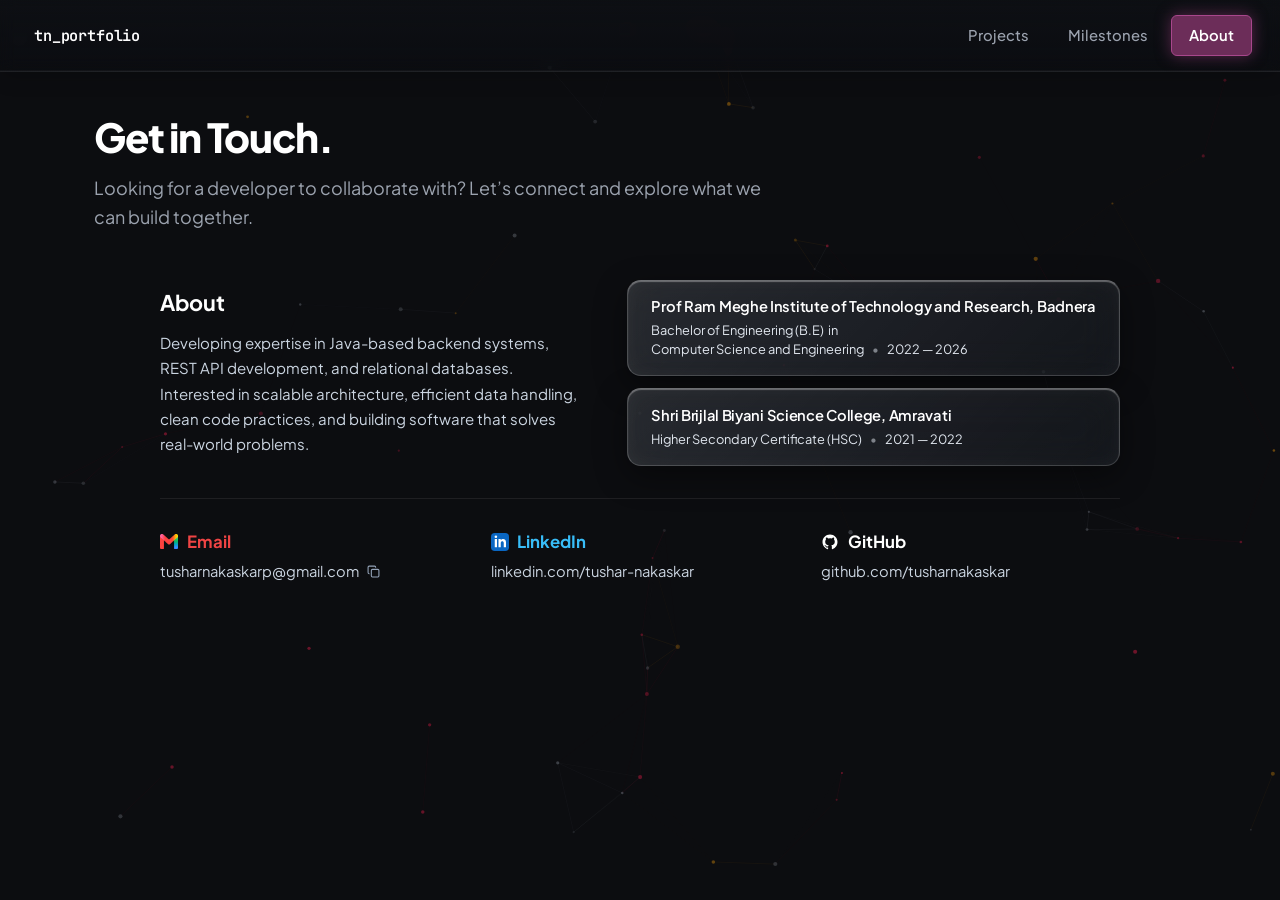
<file: contact.html>
<!DOCTYPE html>
<html lang="en">
<head>
  <meta charset="UTF-8">
  <meta name="viewport" content="width=device-width, initial-scale=1.0">
  
  <title>Contact | Tushar Nakaskar</title>
  <meta name="title" content="Contact | Tushar Nakaskar">
  <meta name="description" content="Get in touch with Tushar Nakaskar for software developer roles, backend internships, or technical collaborations.">
  <meta name="author" content="Tushar Nakaskar">
  <link rel="canonical" href="https://tusharnakaskar.github.io/contact.html">

  <!-- Open Graph -->
  <meta property="og:type" content="website">
  <meta property="og:url" content="https://tusharnakaskar.github.io/contact.html">
  <meta property="og:title" content="Contact | Tushar Nakaskar">
  <meta property="og:description" content="Reach out to Tushar Nakaskar for engineering roles, backend internships, and projects.">
  <meta property="og:image" content="assets/favicon.svg">

  <!-- Favicon -->
  <link rel="icon" type="image/svg+xml" href="assets/favicon.svg">
  <link rel="icon" type="image/png" sizes="32x32" href="assets/favicon-32x32.png">
  <link rel="icon" type="image/png" sizes="16x16" href="assets/favicon-16x16.png">
  <link rel="apple-touch-icon" sizes="180x180" href="assets/apple-touch-icon.png">

  <!-- Google Fonts: Plus Jakarta Sans & JetBrains Mono -->
  <link rel="preconnect" href="https://fonts.googleapis.com">
  <link rel="preconnect" href="https://fonts.gstatic.com" crossorigin>
  <link href="https://fonts.googleapis.com/css2?family=JetBrains+Mono:wght@400;500;600&family=Plus+Jakarta+Sans:wght@400;500;600;700;800&display=swap" rel="stylesheet">

  <!-- Stylesheet -->
  <link rel="stylesheet" href="css/styles.css">

  <!-- Page Transition Flash Prevention -->
  <script>
    if (sessionStorage.getItem('portfolio_page_transition') === '1') {
      document.documentElement.classList.add('split-transition-active');
    }
  </script>
</head>
<body>
  <!-- Screen Split Transition Overlay (Two Screens Closing / Opening) -->
  <div class="screen-split-overlay" id="screen-split-overlay" aria-hidden="true">
    <div class="split-curtain split-curtain-left"></div>
    <div class="split-curtain split-curtain-right"></div>
  </div>

  <!-- Subtle Technical Canvas Background -->
  <canvas id="bg-canvas" aria-hidden="true"></canvas>

  <!-- Accessible Skip Navigation -->
  <a href="#main" class="skip-link">Skip to main content</a>

  <!-- Header & Navigation (Home, Projects, Contact, Resume only) -->
  <header class="site-header">
    <div class="header-inner">
      <a href="index.html" class="brand-logo" aria-label="Tushar Nakaskar Homepage">
        <span class="brand-text">tn_portfolio</span>
      </a>

      <!-- Desktop Nav -->
      <nav class="nav-desktop" aria-label="Main Navigation">
        <a href="projects.html" class="nav-link">Projects</a>
        <a href="index.html#achievements" class="nav-link">Milestones</a>
        <a href="index.html#contact" class="nav-link active nav-btn-about">About</a>
      </nav>

      <!-- Mobile Hamburger Toggle -->
      <button class="mobile-toggle" id="mobile-toggle" aria-label="Toggle Navigation Menu" aria-expanded="false">
        <svg class="hamburger-icon" viewBox="0 0 24 24" fill="none" stroke="currentColor" stroke-width="2">
          <line x1="3" y1="6" x2="21" y2="6"/>
          <line x1="3" y1="12" x2="21" y2="12"/>
          <line x1="3" y1="18" x2="21" y2="18"/>
        </svg>
      </button>
    </div>

    <!-- Mobile Drawer Menu -->
    <div class="mobile-drawer" id="mobile-drawer">
      <a href="projects.html" class="mobile-link">Projects</a>
      <a href="index.html#achievements" class="mobile-link">Milestones</a>
      <a href="index.html#contact" class="mobile-link active mobile-btn-about">About</a>
    </div>
  </header>

  <!-- Main Content -->
  <main class="main-content" id="main">
    <div class="container">
      
      <!-- Page Header -->
      <header class="page-header">
        <h1 class="page-title">Get in Touch.</h1>
        <p class="page-subtitle">
          Looking for a developer to collaborate with? Let’s connect and explore what we can build together.
        </p>
      </header>

      <div class="contact-unified-panel">
        <!-- About & Education Area (Top) -->
        <div class="contact-about-layout">
          <!-- Left: About & Summary -->
          <div class="contact-about-text">
            <h3 class="academic-title">About</h3>
            <p class="about-summary-desc">
              Developing expertise in Java-based backend systems, REST API development, and relational databases. Interested in scalable architecture, efficient data handling, clean code practices, and building software that solves real-world problems.
            </p>
          </div>

          <!-- Right: Education Boxes Stacked -->
          <div class="academic-cards-stack">
            <!-- Box 1: Graduation Details -->
            <div class="academic-card-box">
              <h4 class="academic-card-inst">Prof Ram Meghe Institute of Technology and Research, Badnera</h4>
              <p class="academic-card-meta">Bachelor of Engineering (B.E)&nbsp;&nbsp;in<br>Computer Science and Engineering <span class="meta-dot">&bull;</span> <span class="meta-period">2022 &mdash; 2026</span></p>
            </div>
            <!-- Box 2: 12th Details -->
            <div class="academic-card-box">
              <h4 class="academic-card-inst">Shri Brijlal Biyani Science College, Amravati</h4>
              <p class="academic-card-meta">Higher Secondary Certificate (HSC) <span class="meta-dot">&bull;</span> <span class="meta-period">2021 &mdash; 2022</span></p>
            </div>
          </div>
        </div>

        <!-- Divider -->
        <div class="contact-panel-divider" aria-hidden="true"></div>

        <!-- Platforms (Below Academic Background) -->
        <div class="contact-panel-channels">
          <div class="contact-platform-item">
            <span class="platform-heading platform-email">
              <img src="assets/gmail-icon.webp" alt="Gmail" class="platform-icon platform-icon-gmail" width="18" height="14" loading="lazy">
              <span>Email</span>
            </span>
            <div class="platform-email-group">
              <a href="mailto:tusharnakaskarp@gmail.com" class="platform-link platform-email-link" title="Send email to tusharnakaskarp@gmail.com">
                <span>tusharnakaskarp@gmail.com</span>
              </a>
              <button type="button" class="copy-email-btn" data-copy-email aria-label="Copy email address" title="Copy email address">
                <svg class="copy-icon-default" width="13" height="13" viewBox="0 0 24 24" fill="none" stroke="currentColor" stroke-width="2" stroke-linecap="round" stroke-linejoin="round" aria-hidden="true">
                  <rect width="14" height="14" x="8" y="8" rx="2" ry="2"/>
                  <path d="M4 16c-1.1 0-2-.9-2-2V4c0-1.1.9-2 2-2h10c1.1 0 2 .9 2 2"/>
                </svg>
                <svg class="copy-icon-success" width="13" height="13" viewBox="0 0 24 24" fill="none" stroke="currentColor" stroke-width="2.5" stroke-linecap="round" stroke-linejoin="round" aria-hidden="true">
                  <polyline points="20 6 9 17 4 12"/>
                </svg>
              </button>
            </div>
          </div>

          <div class="contact-platform-item">
            <span class="platform-heading platform-linkedin">
              <svg class="platform-icon" width="18" height="18" viewBox="0 0 24 24" aria-hidden="true">
                <path fill="#0A66C2" d="M19 0H5a5 5 0 0 0-5 5v14a5 5 0 0 0 5 5h14a5 5 0 0 0 5-5V5a5 5 0 0 0-5-5z"/>
                <path fill="#ffffff" d="M8 19H5V8h3v11zM6.5 6.732a1.75 1.75 0 1 1 0-3.5 1.75 1.75 0 0 1 0 3.5zM20 19h-3v-5.604c0-3.368-4-3.113-4 0V19h-3V8h3v1.765c1.396-2.586 7-2.777 7 2.476V19z"/>
              </svg>
              <span>LinkedIn</span>
            </span>
            <a href="https://www.linkedin.com/in/tushar-nakaskar" target="_blank" rel="noopener noreferrer" class="platform-link">linkedin.com/tushar-nakaskar</a>
          </div>

          <div class="contact-platform-item">
            <span class="platform-heading platform-github">
              <svg class="platform-icon" width="18" height="18" viewBox="0 0 24 24" fill="currentColor" aria-hidden="true">
                <path fill-rule="evenodd" clip-rule="evenodd" d="M12 2C6.477 2 2 6.484 2 12.017c0 4.425 2.865 8.18 6.839 9.504.5.092.682-.217.682-.483 0-.237-.008-.868-.013-1.703-2.782.605-3.369-1.343-3.369-1.343-.454-1.158-1.11-1.466-1.11-1.466-.908-.62.069-.608.069-.608 1.003.07 1.53 1.032 1.53 1.032.892 1.53 2.341 1.088 2.91.832.092-.647.35-1.088.636-1.338-2.22-.253-4.555-1.113-4.555-4.951 0-1.093.39-1.988 1.029-2.688-.103-.253-.446-1.272.098-2.65 0 0 .84-.27 2.75 1.026A9.564 9.564 0 0112 6.844c.85.004 1.705.115 2.504.337 1.909-1.296 2.747-1.027 2.747-1.027.546 1.379.202 2.398.1 2.651.64.7 1.028 1.595 1.028 2.688 0 3.848-2.339 4.695-4.566 4.943.359.309.678.92.678 1.855 0 1.338-.012 2.419-.012 2.747 0 .268.18.58.688.482A10.019 10.019 0 0022 12.017C22 6.484 17.522 2 12 2z"/>
              </svg>
              <span>GitHub</span>
            </span>
            <a href="https://github.com/tusharnakaskar" target="_blank" rel="noopener noreferrer" class="platform-link">github.com/tusharnakaskar</a>
          </div>
        </div>
      </div>

    </div>
  </main>

  <script src="js/main.js"></script>
</body>
</html>
</file>
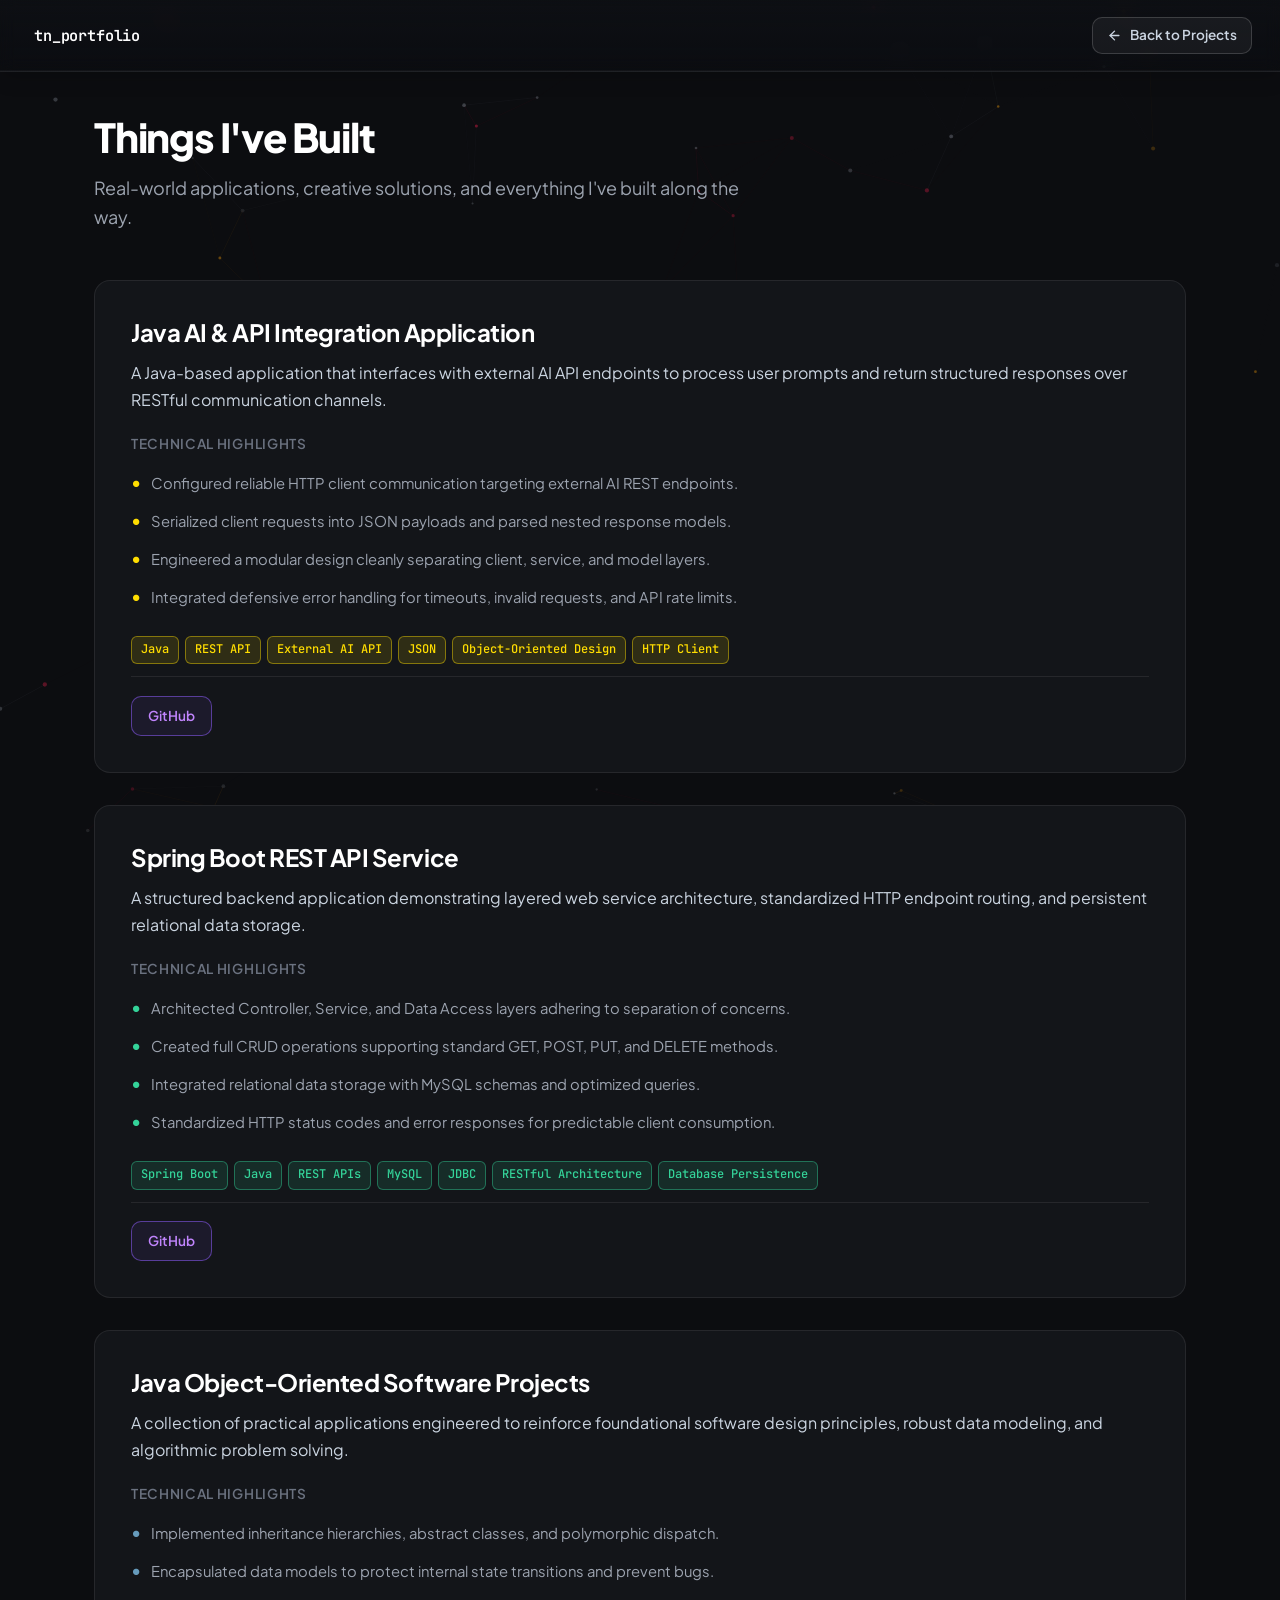
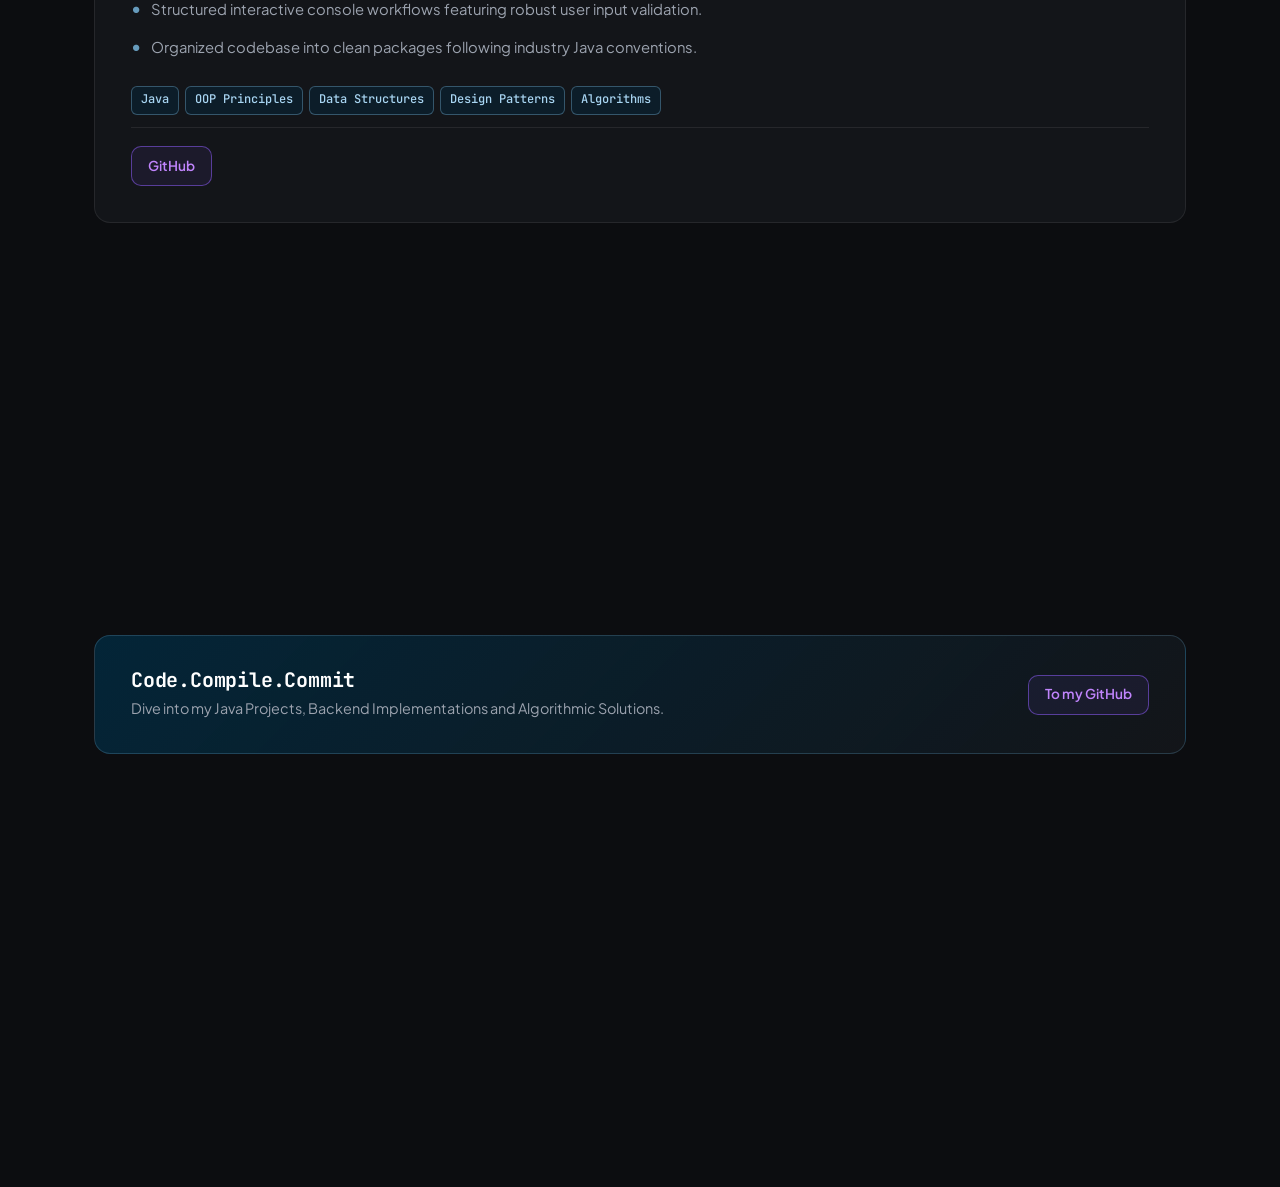
<file: projects.html>
<!DOCTYPE html>
<html lang="en">
<head>
  <meta charset="UTF-8">
  <meta name="viewport" content="width=device-width, initial-scale=1.0">
  
  <title>Projects | Tushar Nakaskar</title>
  <meta name="title" content="Projects | Tushar Nakaskar">
  <meta name="description" content="Explore software development and backend projects built by Tushar Nakaskar using Java, Spring Boot, REST APIs, and SQL.">
  <meta name="author" content="Tushar Nakaskar">
  <link rel="canonical" href="https://tusharnakaskar.github.io/projects.html">

  <!-- Open Graph -->
  <meta property="og:type" content="website">
  <meta property="og:url" content="https://tusharnakaskar.github.io/projects.html">
  <meta property="og:title" content="Projects | Tushar Nakaskar">
  <meta property="og:description" content="Practical software applications built with Java, Spring Boot, REST APIs, and SQL.">
  <meta property="og:image" content="assets/favicon.svg">

  <!-- Favicon -->
  <link rel="icon" type="image/svg+xml" href="assets/favicon.svg">
  <link rel="icon" type="image/png" sizes="32x32" href="assets/favicon-32x32.png">
  <link rel="icon" type="image/png" sizes="16x16" href="assets/favicon-16x16.png">
  <link rel="apple-touch-icon" sizes="180x180" href="assets/apple-touch-icon.png">
  <link rel="shortcut icon" href="favicon.ico">

  <!-- Google Fonts: Plus Jakarta Sans & JetBrains Mono -->
  <link rel="preconnect" href="https://fonts.googleapis.com">
  <link rel="preconnect" href="https://fonts.gstatic.com" crossorigin>
  <link href="https://fonts.googleapis.com/css2?family=JetBrains+Mono:wght@400;500;600&family=Plus+Jakarta+Sans:wght@400;500;600;700;800&display=swap" rel="stylesheet">

  <!-- Stylesheet -->
  <link rel="stylesheet" href="css/styles.css">

  <!-- Page Transition Flash Prevention -->
  <script>
    (function() {
      try {
        if (sessionStorage.getItem('portfolio_page_transition') === '1' || window.location.search.indexOf('transition=1') !== -1) {
          document.documentElement.classList.add('split-transition-active');
        }
      } catch (e) {}
    })();
  </script>
</head>
<body>
  <!-- Screen Split Transition Overlay (Two Screens Closing / Opening) -->
  <div class="screen-split-overlay" id="screen-split-overlay" aria-hidden="true">
    <div class="split-curtain split-curtain-left"></div>
    <div class="split-curtain split-curtain-right"></div>
  </div>

  <!-- Interactive CS Animation Background Canvas -->
  <canvas id="bg-canvas" aria-hidden="true"></canvas>

  <!-- Accessible Skip Navigation -->
  <a href="#main" class="skip-link">Skip to main content</a>

  <!-- Header & Navigation -->
  <header class="site-header">
    <div class="header-inner">
      <a href="index.html#projects" class="brand-logo" aria-label="Tushar Nakaskar Homepage">
        <span class="brand-text">tn_portfolio</span>
      </a>
      <a href="index.html#projects" class="nav-back-link" aria-label="Back to Projects">
        <svg width="15" height="15" viewBox="0 0 24 24" fill="none" stroke="currentColor" stroke-width="2.2" stroke-linecap="round" stroke-linejoin="round" aria-hidden="true">
          <line x1="19" y1="12" x2="5" y2="12"></line>
          <polyline points="12 19 5 12 12 5"></polyline>
        </svg>
        <span>Back to Projects</span>
      </a>
    </div>
  </header>

  <!-- Main Content -->
  <main class="main-content" id="main">
    <div class="container">
      
      <!-- Page Header -->
      <header class="page-header">
        <h1 class="page-title">Things I've Built</h1>
        <p class="page-subtitle">Real-world applications, creative solutions, and everything I've built along the way.</p>
      </header>

      <!-- Projects List with Multi-Colored Accents -->
      <div class="projects-stack">

        <!-- Project 1: #ffdd00 Sunflower Yellow (Featured AI) -->
        <article class="project-card card-theme-yellow" id="ai-project">
          <h2 class="project-title">Java AI &amp; API Integration Application</h2>

          <p class="project-desc">
            A Java-based application that interfaces with external AI API endpoints to process user prompts and return structured responses over RESTful communication channels.
          </p>

          <div class="project-features">
            <div class="features-title">Technical Highlights</div>
            <ul class="feature-bullets">
              <li class="bullet-yellow">Configured reliable HTTP client communication targeting external AI REST endpoints.</li>
              <li class="bullet-yellow">Serialized client requests into JSON payloads and parsed nested response models.</li>
              <li class="bullet-yellow">Engineered a modular design cleanly separating client, service, and model layers.</li>
              <li class="bullet-yellow">Integrated defensive error handling for timeouts, invalid requests, and API rate limits.</li>
            </ul>
          </div>

          <div class="project-tags">
            <span class="tag">Java</span>
            <span class="tag">REST API</span>
            <span class="tag">External AI API</span>
            <span class="tag">JSON</span>
            <span class="tag">Object-Oriented Design</span>
            <span class="tag">HTTP Client</span>
          </div>

          <div class="project-footer">
            <a href="https://github.com/tusharnakaskar" target="_blank" rel="noopener noreferrer" class="btn btn-outline-purple btn-sm">
              <span>GitHub</span>
            </a>
          </div>
        </article>

        <!-- Project 2: #34D399 Electric Mint (Backend REST) -->
        <article class="project-card card-theme-magenta">
          <h2 class="project-title">Spring Boot REST API Service</h2>

          <p class="project-desc">
            A structured backend application demonstrating layered web service architecture, standardized HTTP endpoint routing, and persistent relational data storage.
          </p>

          <div class="project-features">
            <div class="features-title">Technical Highlights</div>
            <ul class="feature-bullets">
              <li class="bullet-magenta">Architected Controller, Service, and Data Access layers adhering to separation of concerns.</li>
              <li class="bullet-magenta">Created full CRUD operations supporting standard GET, POST, PUT, and DELETE methods.</li>
              <li class="bullet-magenta">Integrated relational data storage with MySQL schemas and optimized queries.</li>
              <li class="bullet-magenta">Standardized HTTP status codes and error responses for predictable client consumption.</li>
            </ul>
          </div>

          <div class="project-tags">
            <span class="tag">Spring Boot</span>
            <span class="tag">Java</span>
            <span class="tag">REST APIs</span>
            <span class="tag">MySQL</span>
            <span class="tag">JDBC</span>
            <span class="tag">RESTful Architecture</span>
            <span class="tag">Database Persistence</span>
          </div>

          <div class="project-footer">
            <a href="https://github.com/tusharnakaskar" target="_blank" rel="noopener noreferrer" class="btn btn-outline-purple btn-sm">
              <span>GitHub</span>
            </a>
          </div>
        </article>

        <!-- Project 3: Golden Amber Accent (Core Java OOP) -->
        <article class="project-card card-theme-gold">
          <h2 class="project-title">Java Object-Oriented Software Projects</h2>

          <p class="project-desc">
            A collection of practical applications engineered to reinforce foundational software design principles, robust data modeling, and algorithmic problem solving.
          </p>

          <div class="project-features">
            <div class="features-title">Technical Highlights</div>
            <ul class="feature-bullets">
              <li class="bullet-gold">Implemented inheritance hierarchies, abstract classes, and polymorphic dispatch.</li>
              <li class="bullet-gold">Encapsulated data models to protect internal state transitions and prevent bugs.</li>
              <li class="bullet-gold">Structured interactive console workflows featuring robust user input validation.</li>
              <li class="bullet-gold">Organized codebase into clean packages following industry Java conventions.</li>
            </ul>
          </div>

          <div class="project-tags">
            <span class="tag">Java</span>
            <span class="tag">OOP Principles</span>
            <span class="tag">Data Structures</span>
            <span class="tag">Design Patterns</span>
            <span class="tag">Algorithms</span>
          </div>

          <div class="project-footer">
            <a href="https://github.com/tusharnakaskar" target="_blank" rel="noopener noreferrer" class="btn btn-outline-purple btn-sm">
              <span>GitHub</span>
            </a>
          </div>
        </article>

      </div>

      <!-- Additional Work Notice -->
      <section class="section-block">
        <div class="home-cta-strip">
          <div class="cta-strip-text">
            <h3 class="cta-strip-code-title">Code.Compile.Commit</h3>
            <p>Dive into my Java Projects, Backend Implementations and Algorithmic Solutions.</p>
          </div>
          <div>
            <a href="https://github.com/tusharnakaskar" target="_blank" rel="noopener noreferrer" class="btn btn-outline-purple btn-sm">
              <span>To my GitHub</span>
            </a>
          </div>
        </div>
      </section>

    </div>
  </main>

  <script src="js/main.js"></script>
</body>
</html>
</file>
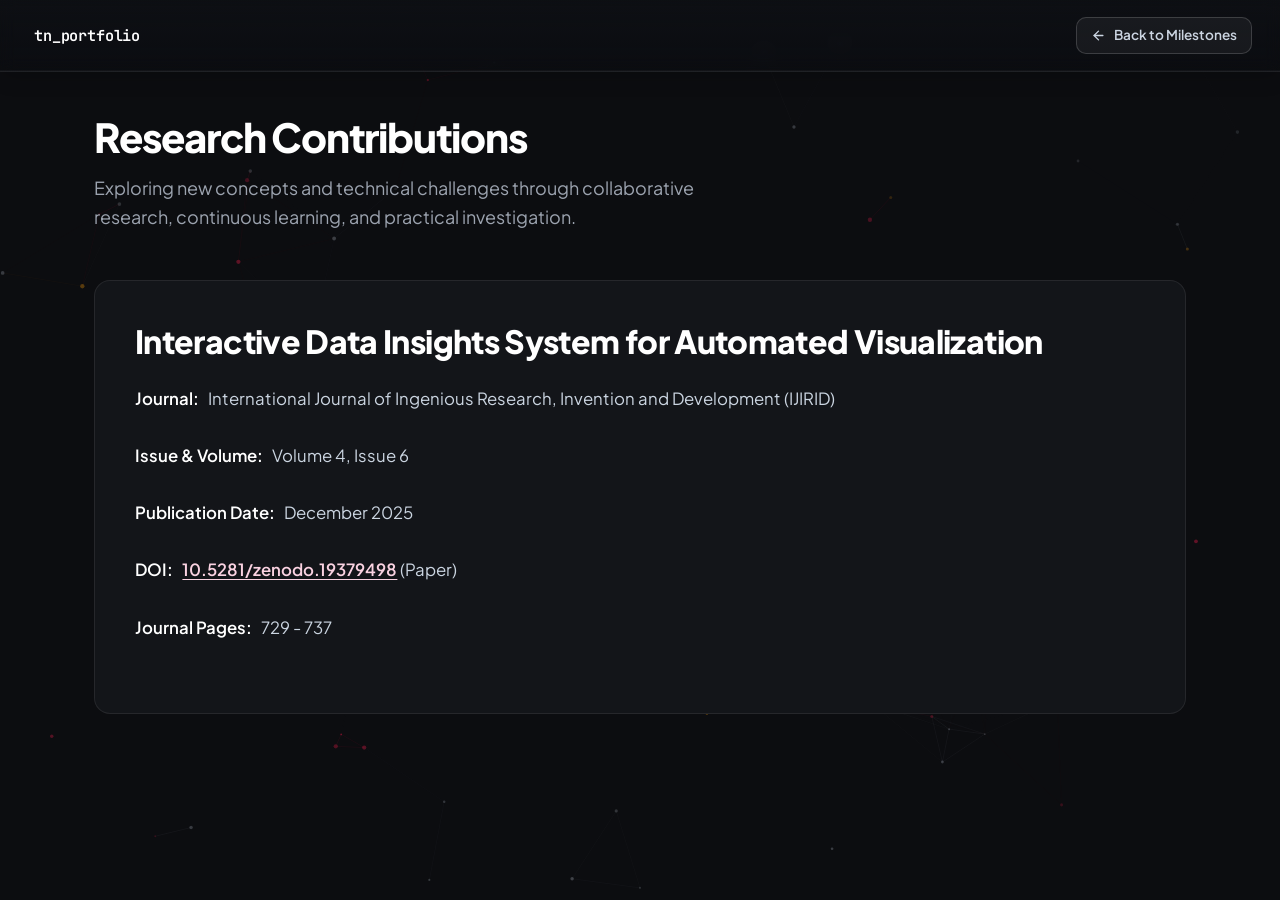
<file: research.html>
<!DOCTYPE html>
<html lang="en">
<head>
  <meta charset="UTF-8">
  <meta name="viewport" content="width=device-width, initial-scale=1.0">
  
  <title>Research &amp; Publications | Tushar Nakaskar</title>
  <meta name="title" content="Research &amp; Publications | Tushar Nakaskar">
  <meta name="description" content="Published research paper by Tushar Nakaskar on Interactive Data Insights System for Automated Visualization in IJIRID Journal (Vol 4, Issue 6, Dec 2025).">
  <meta name="author" content="Tushar Nakaskar">
  <link rel="canonical" href="https://tusharnakaskar.github.io/research.html">

  <!-- Open Graph -->
  <meta property="og:type" content="article">
  <meta property="og:url" content="https://tusharnakaskar.github.io/research.html">
  <meta property="og:title" content="Interactive Data Insights System for Automated Visualization | IJIRID">
  <meta property="og:description" content="Published research paper in IJIRID on automated exploratory data analysis and dynamic visualization pipelines.">
  <meta property="og:image" content="assets/favicon.svg">

  <!-- Favicon -->
  <link rel="icon" type="image/svg+xml" href="assets/favicon.svg">
  <link rel="icon" type="image/png" sizes="32x32" href="assets/favicon-32x32.png">
  <link rel="icon" type="image/png" sizes="16x16" href="assets/favicon-16x16.png">
  <link rel="apple-touch-icon" sizes="180x180" href="assets/apple-touch-icon.png">
  <link rel="shortcut icon" href="favicon.ico">

  <!-- Google Fonts: Plus Jakarta Sans & JetBrains Mono -->
  <link rel="preconnect" href="https://fonts.googleapis.com">
  <link rel="preconnect" href="https://fonts.gstatic.com" crossorigin>
  <link href="https://fonts.googleapis.com/css2?family=JetBrains+Mono:wght@400;500;600&family=Plus+Jakarta+Sans:wght@400;500;600;700;800&display=swap" rel="stylesheet">

  <!-- Stylesheet -->
  <link rel="stylesheet" href="css/styles.css">

  <!-- Page Transition Flash Prevention -->
  <script>
    (function() {
      try {
        if (sessionStorage.getItem('portfolio_page_transition') === '1' || window.location.search.indexOf('transition=1') !== -1) {
          document.documentElement.classList.add('split-transition-active');
        }
      } catch (e) {}
    })();
  </script>
</head>
<body>
  <!-- Screen Split Transition Overlay (Two Screens Closing / Opening) -->
  <div class="screen-split-overlay" id="screen-split-overlay" aria-hidden="true">
    <div class="split-curtain split-curtain-left"></div>
    <div class="split-curtain split-curtain-right"></div>
  </div>

  <!-- Interactive CS Animation Background Canvas -->
  <canvas id="bg-canvas" aria-hidden="true"></canvas>

  <!-- Accessible Skip Navigation -->
  <a href="#main" class="skip-link">Skip to main content</a>

  <!-- Header & Navigation (Minimal tn_portfolio Brand Only) -->
  <header class="site-header">
    <div class="header-inner">
      <a href="index.html#achievements" class="brand-logo" aria-label="Tushar Nakaskar Homepage">
        <span class="brand-text">tn_portfolio</span>
      </a>
      <a href="index.html#achievements" class="nav-back-link" aria-label="Back to Milestones">
        <svg width="15" height="15" viewBox="0 0 24 24" fill="none" stroke="currentColor" stroke-width="2.2" stroke-linecap="round" stroke-linejoin="round" aria-hidden="true">
          <line x1="19" y1="12" x2="5" y2="12"></line>
          <polyline points="12 19 5 12 12 5"></polyline>
        </svg>
        <span>Back to Milestones</span>
      </a>
    </div>
  </header>

  <!-- Main Content -->
  <main class="main-content" id="main">
    <div class="container">
      
      <!-- Page Header -->
      <header class="page-header">
        <h1 class="page-title">Research Contributions</h1>
        <p class="page-subtitle">Exploring new concepts and technical challenges through collaborative research, continuous learning, and practical investigation.</p>
      </header>

      <!-- Publication Showcase Panel -->
      <article class="research-panel">
        <!-- Research Paper Title -->
        <h2 class="research-title">Interactive Data Insights System for Automated Visualization</h2>

        <!-- Publication Details in Clean Text Format -->
        <div class="research-text-details">
          <p class="research-meta-line"><strong>Journal:</strong> International Journal of Ingenious Research, Invention and Development (IJIRID)</p>
          <p class="research-meta-line"><strong>Issue &amp; Volume:</strong> Volume 4, Issue 6</p>
          <p class="research-meta-line"><strong>Publication Date:</strong> December 2025</p>
          <p class="research-meta-line"><strong>DOI:</strong> <a href="https://doi.org/10.5281/zenodo.19379498" target="_blank" rel="noopener noreferrer">10.5281/zenodo.19379498</a> (Paper)</p>
          <p class="research-meta-line"><strong>Journal Pages:</strong> 729 - 737</p>
        </div>
      </article>
    </div>
  </main>

  <script src="js/main.js"></script>
</body>
</html>
</file>
<file: css/styles.css>
/* ==========================================================================
   Tushar Nakaskar - Developer Portfolio
   Aesthetic: Advanced Modern Dark Grey Theme (Recruiter-Ready & Clean)
   Typography: Plus Jakarta Sans & JetBrains Mono
   ========================================================================== */

/* --------------------------------------------------------------------------
   1. Design Tokens & CSS Variables
   -------------------------------------------------------------------------- */
:root {
  /* ── Backgrounds (Dark Grey Base) ── */
  --bg-body:          #0c0d10;
  --bg-surface:       #131519;
  --bg-surface-hover: #1b1e24;
  --bg-nav:           rgba(12, 13, 16, 0.42);

  /* ── Neutral Text & Borders ── */
  --border-subtle:    rgba(255, 255, 255, 0.08);
  --border-hover:     rgba(255, 255, 255, 0.22);
  --text-main:        #fdf0d5;
  --text-muted:       #9ca3af;
  --text-dim:         #6b7280;

  /* ── Palette Tokens: Molten Lava, Brick Red, Papaya Whip, Deep Space Blue, Steel Blue ── */
  --papaya-whip:          #fdf0d5;
  --papaya-whip-subtle:   rgba(253, 240, 213, 0.12);
  --papaya-whip-border:   rgba(253, 240, 213, 0.35);
  --white:                #fdf0d5;

  /* 1. Brick Red & Molten Lava (Primary Actions & Theme) */
  --brick-red:            #c1121f;
  --brick-red-hover:      #9c0e18;
  --brick-red-subtle:     rgba(193, 18, 31, 0.14);
  --brick-red-border:     rgba(193, 18, 31, 0.42);

  --molten-lava:          #780000;
  --molten-lava-hover:    #5a0000;
  --molten-lava-subtle:   rgba(120, 0, 0, 0.16);
  --molten-lava-border:   rgba(120, 0, 0, 0.45);

  --red:                  #c1121f;
  --red-hover:            #780000;
  --red-subtle:           rgba(193, 18, 31, 0.14);
  --red-border:           rgba(193, 18, 31, 0.42);

  /* 2. Steel Blue (Secondary Accent & Links) */
  --steel-blue:           #669bbc;
  --steel-blue-hover:     #4e82a3;
  --steel-blue-subtle:    rgba(102, 155, 188, 0.14);
  --steel-blue-border:    rgba(102, 155, 188, 0.42);

  --blue:                 #669bbc;
  --blue-hover:           #4e82a3;
  --blue-subtle:          rgba(102, 155, 188, 0.14);
  --blue-border:          rgba(102, 155, 188, 0.42);

  --cyan:                 #669bbc;
  --cyan-subtle:          rgba(102, 155, 188, 0.14);
  --cyan-border:          rgba(102, 155, 188, 0.42);

  --gold:                 #669bbc;
  --gold-hover:           #4e82a3;
  --gold-subtle:          rgba(102, 155, 188, 0.14);
  --gold-border:          rgba(102, 155, 188, 0.42);

  /* 3. Deep Space Blue (Atmospheric Surfacing & Backdrops) */
  --deep-space-blue:        #003049;
  --deep-space-blue-hover:  #00466c;
  --deep-space-blue-subtle: rgba(0, 48, 73, 0.35);
  --deep-space-blue-border: rgba(0, 48, 73, 0.65);

  /* ── Preserved & Standard Colors ── */
  --green:            #10b981;
  --green-subtle:     rgba(16, 185, 129, 0.12);
  --green-border:     rgba(16, 185, 129, 0.35);

  --linkedin:         #0a66c2;
  --linkedin-hover:   #004182;
  --linkedin-subtle:  rgba(10, 102, 194, 0.14);
  --linkedin-border:  rgba(10, 102, 194, 0.45);

  /* 6. Purple / Violet (GitHub & OOP - Preserved Untouched) */
  --purple:           #8b5cf6;
  --purple-subtle:    rgba(139, 92, 246, 0.12);
  --purple-border:    rgba(139, 92, 246, 0.35);

  /* 7. Research Accent (#fad2e1 - Achievements Research Section) */
  --research-pink:        #fad2e1;
  --research-pink-subtle: rgba(250, 210, 225, 0.12);
  --research-pink-border: rgba(250, 210, 225, 0.40);

  /* 8. Certificates Accent (#a7c957 - Achievements Certificates Section) */
  --cert-sage:            #a7c957;
  --cert-sage-subtle:     rgba(167, 201, 87, 0.12);
  --cert-sage-border:     rgba(167, 201, 87, 0.42);

  /* 9. Project 1 Accent (#ffdd00 - Sunflower Yellow) */
  --project-yellow:        #ffdd00;
  --project-yellow-subtle: rgba(255, 221, 0, 0.12);
  --project-yellow-border: rgba(255, 221, 0, 0.42);

  /* 10. Project 2 Accent (#34D399 - Electric Mint) */
  --project-magenta:        #34D399;
  --project-magenta-subtle: rgba(52, 211, 153, 0.12);
  --project-magenta-border: rgba(52, 211, 153, 0.42);

  /* 11. View More Accent (#e0e1dd - Platinum / Light Slate) */
  --platinum:              #e0e1dd;
  --platinum-subtle:       rgba(224, 225, 221, 0.08);
  --platinum-border:       rgba(224, 225, 221, 0.45);

  /* 12. Contact Email Heading (#ef4444) */
  --email-heading:         #ef4444;

  /* ── Typography ── */
  --font-sans: 'Plus Jakarta Sans', system-ui, -apple-system, BlinkMacSystemFont, 'Segoe UI', Roboto, sans-serif;
  --font-mono: 'JetBrains Mono', 'Fira Code', monospace;

  /* ── Sizing & Radius ── */
  --max-width:        1140px;
  --header-height:    72px;
  --radius-sm:        6px;
  --radius-md:        10px;
  --radius-lg:        16px;
  --radius-pill:      9999px;

  /* ── Transitions ── */
  --trans: 200ms cubic-bezier(0.4, 0, 0.2, 1);
}

/* --------------------------------------------------------------------------
   2. Reset & Global Styles
   -------------------------------------------------------------------------- */
*, *::before, *::after {
  box-sizing: border-box;
  margin: 0;
  padding: 0;
}

html {
  font-size: 16px;
  scroll-behavior: smooth;
  -webkit-text-size-adjust: 100%;
}

body {
  font-family: var(--font-sans);
  background-color: var(--bg-body);
  color: var(--text-muted);
  line-height: 1.65;
  min-height: 100vh;
  display: flex;
  flex-direction: column;
  -webkit-font-smoothing: antialiased;
  -moz-osx-font-smoothing: grayscale;
  position: relative;
  overflow-x: hidden;
}

/* Subtle, sophisticated background canvas */
#bg-canvas {
  position: fixed;
  inset: 0;
  width: 100%;
  height: 100%;
  z-index: 0;
  pointer-events: none;
}

.site-header,
.main-content,
.site-footer {
  position: relative;
  z-index: 1;
}

/* Typography Defaults */
h1, h2, h3, h4, h5, h6 {
  color: var(--text-main);
  font-weight: 700;
  line-height: 1.25;
  letter-spacing: -0.02em;
}

p {
  margin-bottom: 1.25rem;
}
p:last-child {
  margin-bottom: 0;
}

a {
  color: #fb7185;
  text-decoration: none;
  transition: color var(--trans);
}
a:hover {
  color: #fda4af;
}

ul, ol { list-style: none; }

:focus-visible {
  outline: 2px solid var(--red);
  outline-offset: 3px;
}

.skip-link {
  position: absolute;
  top: -100px;
  left: 1rem;
  background: var(--red);
  color: #ffffff;
  padding: 0.5rem 1rem;
  font-weight: 600;
  border-radius: var(--radius-sm);
  z-index: 9999;
  transition: top var(--trans);
}
.skip-link:focus { top: 1rem; }

.container {
  width: 100%;
  max-width: var(--max-width);
  margin: 0 auto;
  padding: 0 1.5rem;
}

/* --------------------------------------------------------------------------
   3. Header & Navigation (Home, Projects, Contact, Resume)
   -------------------------------------------------------------------------- */
.site-header {
  position: sticky;
  top: 0;
  width: 100%;
  height: var(--header-height);
  background: linear-gradient(180deg, rgba(16, 18, 22, 0.52) 0%, rgba(12, 13, 16, 0.32) 100%);
  backdrop-filter: blur(8px) saturate(160%);
  -webkit-backdrop-filter: blur(8px) saturate(160%);
  border-bottom: 1px solid rgba(255, 255, 255, 0.08);
  box-shadow: 0 4px 20px -2px rgba(0, 0, 0, 0.25), inset 0 -1px 0 rgba(255, 255, 255, 0.03);
  z-index: 100;
  display: flex;
  align-items: center;
  padding: 0 1.75rem;
  transition: background 300ms ease, border-color 300ms ease, box-shadow 300ms ease;
}

.site-header.scrolled {
  background: linear-gradient(180deg, rgba(16, 18, 22, 0.82) 0%, rgba(12, 13, 16, 0.68) 100%);
  border-bottom-color: rgba(255, 255, 255, 0.12);
  box-shadow: 0 8px 30px -4px rgba(0, 0, 0, 0.45), inset 0 -1px 0 rgba(255, 255, 255, 0.05);
}

.header-inner {
  display: flex;
  align-items: center;
  justify-content: space-between;
  width: 100%;
}

.brand-logo {
  display: inline-flex;
  align-items: center;
  text-decoration: none;
  color: var(--text-main);
  padding: 4px 6px;
  border-radius: var(--radius-md);
  transition: opacity var(--trans), transform var(--trans);
}
.brand-logo:hover {
  opacity: 0.85;
  transform: scale(1.04);
}

.brand-monogram {
  width: 36px;
  height: 36px;
  border-radius: 9px;
  background: linear-gradient(135deg, rgba(193, 18, 31, 0.24), rgba(0, 48, 73, 0.45));
  border: 1px solid rgba(193, 18, 31, 0.45);
  color: #fdf0d5;
  font-weight: 800;
  font-size: 0.95rem;
  display: flex;
  align-items: center;
  justify-content: center;
  letter-spacing: 0.5px;
  box-shadow: 0 0 14px rgba(193, 18, 31, 0.22);
}

.brand-monogram-img {
  height: 20px;
  width: auto;
  object-fit: contain;
  flex-shrink: 0;
  display: block;
}

.brand-text,
.brand-name {
  font-family: var(--font-mono);
  font-weight: 600;
  font-size: 0.95rem;
  letter-spacing: -0.01em;
  color: #ffffff;
  display: inline-block;
}

/* Desktop nav */
.nav-desktop {
  display: flex;
  align-items: center;
  gap: 0.5rem;
}

.nav-link {
  color: var(--text-muted);
  font-size: 0.925rem;
  font-weight: 500;
  padding: 0.5rem 0.9rem;
  border-radius: var(--radius-sm);
  border: 1px solid transparent;
  transition: color 250ms ease, background-color 250ms ease, border-color 250ms ease;
}
.nav-link:hover {
  color: #ffffff;
  background: rgba(255, 255, 255, 0.06);
}
.nav-link.active {
  color: #ffffff;
  background: rgba(255, 255, 255, 0.09);
  border-color: rgba(255, 255, 255, 0.12);
  font-weight: 600;
}

/* About navigation button: styled in #6c2d59 with subtle glow */
.nav-btn-about {
  color: #ffffff !important;
  font-weight: 600;
  padding: 0.45rem 1.05rem;
  border-radius: var(--radius-sm);
  background: rgba(108, 45, 89, 0.32);
  border: 1px solid rgba(108, 45, 89, 0.75);
  box-shadow: 0 0 10px rgba(108, 45, 89, 0.45);
  transition: all 250ms ease;
}
.nav-btn-about:hover {
  color: #ffffff !important;
  background: rgba(108, 45, 89, 0.60);
  border-color: #9d4182;
  box-shadow: 0 0 16px rgba(108, 45, 89, 0.75), 0 0 4px rgba(255, 255, 255, 0.2);
  transform: translateY(-1px);
}
.nav-btn-about.active {
  color: #ffffff !important;
  background: #6c2d59;
  border-color: #a8478c;
  box-shadow: 0 0 15px rgba(108, 45, 89, 0.8);
  font-weight: 600;
}

/* Resume CTA nav link (Steel Blue / Deep Space Blue Accent) */
.nav-cta {
  margin-left: 0.5rem;
  color: var(--papaya-whip);
  border: 1px solid rgba(102, 155, 188, 0.5);
  background: rgba(0, 48, 73, 0.35);
  font-weight: 600;
}
.nav-cta:hover {
  color: #003049;
  background: var(--steel-blue);
  border-color: var(--steel-blue);
  box-shadow: 0 0 15px rgba(102, 155, 188, 0.4);
}

/* Mobile toggle */
.mobile-toggle {
  display: none;
  background: rgba(255, 255, 255, 0.04);
  border: 1px solid rgba(255, 255, 255, 0.08);
  border-radius: var(--radius-sm);
  cursor: pointer;
  padding: 0.45rem 0.55rem;
  color: var(--text-main);
  transition: background var(--trans), border-color var(--trans);
}
.mobile-toggle:hover {
  background: rgba(255, 255, 255, 0.08);
  border-color: rgba(255, 255, 255, 0.15);
}
.hamburger-icon {
  width: 22px;
  height: 22px;
  display: block;
}

/* Mobile drawer */
.mobile-drawer {
  display: none;
  position: fixed;
  top: var(--header-height);
  left: 0;
  width: 100%;
  background: rgba(14, 16, 20, 0.90);
  backdrop-filter: blur(16px);
  -webkit-backdrop-filter: blur(16px);
  border-bottom: 1px solid rgba(255, 255, 255, 0.1);
  padding: 1.25rem 1.5rem 2rem;
  z-index: 99;
  flex-direction: column;
  gap: 0.75rem;
  box-shadow: 0 12px 30px rgba(0, 0, 0, 0.45);
}
.mobile-drawer.open { display: flex; }

.mobile-link {
  font-size: 1.05rem;
  font-weight: 500;
  color: var(--text-muted);
  padding: 0.75rem 1rem;
  border-radius: var(--radius-sm);
  border: 1px solid transparent;
  transition: color 250ms ease, background-color 250ms ease, border-color 250ms ease;
}
.mobile-link.active {
  color: #ffffff;
  background: rgba(255, 255, 255, 0.08);
  border-color: rgba(255, 255, 255, 0.12);
  font-weight: 600;
}

/* About mobile button */
.mobile-btn-about {
  color: #ffffff !important;
  font-weight: 600;
  background: rgba(108, 45, 89, 0.32);
  border: 1px solid rgba(108, 45, 89, 0.75);
  box-shadow: 0 0 8px rgba(108, 45, 89, 0.4);
}
.mobile-btn-about:hover,
.mobile-btn-about.active {
  color: #ffffff !important;
  background: #6c2d59;
  border-color: #a8478c;
  box-shadow: 0 0 14px rgba(108, 45, 89, 0.75);
}

/* --------------------------------------------------------------------------
   4. Centered Hero Section (Name in Pure White)
   -------------------------------------------------------------------------- */
.hero-section-centered {
  min-height: calc(100vh - var(--header-height));
  min-height: calc(100dvh - var(--header-height));
  padding: 2.5rem 0 3rem;
  display: flex;
  flex-direction: column;
  justify-content: center;
  align-items: center;
  text-align: center;
  box-sizing: border-box;
  margin-bottom: 3rem;
  scroll-margin-top: var(--header-height);
}

.hero-status-pill {
  display: inline-flex;
  align-items: center;
  gap: 0.6rem;
  background: rgba(255, 255, 255, 0.05);
  border: 1px solid rgba(255, 255, 255, 0.12);
  padding: 0.4rem 1.2rem;
  border-radius: var(--radius-pill);
  font-size: 0.85rem;
  font-weight: 500;
  color: #cbd5e1;
  margin-bottom: 0.95rem;
}

.status-dot {
  width: 8px;
  height: 8px;
  border-radius: 50%;
  background-color: var(--green);
  box-shadow: 0 0 10px rgba(16, 185, 129, 0.6);
  animation: pulse-dot 2s ease-in-out infinite;
}

@keyframes pulse-dot {
  0%, 100% { opacity: 1; transform: scale(1); }
  50%       { opacity: 0.45; transform: scale(0.9); }
}

/* Centered Name: PAPAYA WHIP (INCREASED PROMINENT SIZE) */
.hero-name-center {
  font-size: clamp(4.6rem, 9.6vw, 7.85rem);
  font-weight: 800;
  letter-spacing: -0.045em;
  line-height: 1.01;
  margin-bottom: 0.95rem;
  color: var(--papaya-whip) !important;
  text-shadow: 0 4px 40px rgba(0, 0, 0, 0.8);
}

.hero-role-center {
  font-size: 1.25rem;
  font-weight: 600;
  color: #f1f5f9;
  text-shadow: 0 2px 14px rgba(0, 0, 0, 0.95);
  margin-bottom: 0.85rem;
}

.role-tag-accent {
  color: #62BBC1;
}

.hero-bio-center {
  font-size: 1.05rem;
  color: #cbd5e1;
  text-shadow: 0 2px 12px rgba(0, 0, 0, 0.95);
  max-width: 660px;
  line-height: 1.65;
  margin: 0 auto 1.6rem;
}

.hero-actions-center {
  display: flex;
  justify-content: center;
  flex-wrap: wrap;
  gap: 1.1rem;
  margin-bottom: 1.85rem;
}

/* Fast-scan Skills Strip - Neutral Subtle Grey (Matches Project Tags) */
.quick-skills-strip {
  display: flex;
  flex-wrap: wrap;
  justify-content: center;
  gap: 0.65rem;
  margin-bottom: 0;
  max-width: 820px;
}

.skill-pill {
  display: inline-flex;
  align-items: center;
  font-family: var(--font-mono);
  font-size: 0.85rem;
  font-weight: 500;
  padding: 0.45rem 1.05rem;
  border-radius: var(--radius-pill);
  border: 1px solid rgba(255, 255, 255, 0.1);
  background: rgba(255, 255, 255, 0.05);
  color: #cbd5e1;
  box-shadow: none;
  transition: color var(--trans), background var(--trans), border-color var(--trans);
}
.skill-pill:hover {
  border-color: rgba(255, 255, 255, 0.2);
  color: #ffffff;
  background: rgba(255, 255, 255, 0.08);
  box-shadow: none;
  transform: none;
}

/* --------------------------------------------------------------------------
   4b. Fullscreen Background Video & Ambient Overlay
   -------------------------------------------------------------------------- */
.video-bg-wrapper {
  position: fixed;
  inset: 0;
  width: 100vw;
  height: 100vh;
  height: 100dvh;
  pointer-events: none;
  z-index: 0;
  overflow: hidden;
}

.bg-video-layer,
#bg-video {
  position: absolute;
  inset: 0;
  width: 100vw;
  height: 100vh;
  height: 100dvh;
  object-fit: cover;
  display: block;
  opacity: 0;
  filter: brightness(1.15) contrast(1.05);
  transition: opacity 0.65s ease-in-out;
  will-change: opacity;
  transform: translateZ(0);
  backface-visibility: hidden;
}

.bg-video-layer.active,
#bg-video.active {
  opacity: 0.38; /* Soft ambient opacity brightened slightly so foreground text remains crisp and readable */
}

.video-bg-overlay {
  position: absolute;
  inset: 0;
  background: radial-gradient(circle at 50% 50%, rgba(12, 13, 16, 0.05) 0%, rgba(12, 13, 16, 0.48) 80%, rgba(12, 13, 16, 0.85) 100%);
  pointer-events: none;
}

/* --------------------------------------------------------------------------
   5. Buttons (Uniform Hollow Outline Style matching Section Colors)
   -------------------------------------------------------------------------- */
.btn {
  display: inline-flex;
  align-items: center;
  justify-content: center;
  gap: 0.5rem;
  padding: 0.75rem 1.5rem;
  font-size: 0.95rem;
  font-weight: 600;
  border-radius: var(--radius-md);
  transition: all var(--trans);
  cursor: pointer;
  border: 1px solid transparent;
  font-family: var(--font-sans);
  text-decoration: none;
}

/* Red Hollow Button (Email Channel, Form Submit, Red Projects) - Brick Red & Molten Lava */
.btn-primary {
  background: rgba(193, 18, 31, 0.12);
  color: var(--papaya-whip);
  border: 1px solid rgba(193, 18, 31, 0.55);
}
.btn-primary:hover {
  background: rgba(193, 18, 31, 0.30);
  border-color: var(--brick-red);
  color: var(--papaya-whip);
  transform: translateY(-2px);
  box-shadow: 0 4px 18px rgba(193, 18, 31, 0.38);
}

.btn-outline-red {
  background: rgba(193, 18, 31, 0.10);
  color: #ff7d8d;
  border: 1px solid rgba(193, 18, 31, 0.55);
}
.btn-outline-red:hover {
  background: rgba(193, 18, 31, 0.28);
  border-color: var(--brick-red);
  color: var(--papaya-whip);
  transform: translateY(-2px);
  box-shadow: 0 4px 18px rgba(193, 18, 31, 0.38);
}

/* LinkedIn Official Blue Hollow Button (#0A66C2) */
.btn-outline-linkedin {
  background: rgba(10, 102, 194, 0.09);
  color: #70b5f9;
  border: 1px solid rgba(10, 102, 194, 0.6);
}
.btn-outline-linkedin:hover {
  background: rgba(10, 102, 194, 0.28);
  border-color: #0a66c2;
  color: #ffffff;
  transform: translateY(-2px);
  box-shadow: 0 4px 18px rgba(10, 102, 194, 0.45);
}

/* Platinum Hollow Button (#e0e1dd - View More Projects CTA) */
.btn-outline-cyan,
.btn-outline-platinum,
.btn-outline-view-more {
  background: var(--platinum-subtle);
  color: var(--platinum);
  border: 1px solid var(--platinum-border);
}
.btn-outline-cyan:hover,
.btn-outline-platinum:hover,
.btn-outline-view-more:hover {
  background: rgba(224, 225, 221, 0.22);
  border-color: var(--platinum);
  color: #ffffff;
  transform: translateY(-2px);
  box-shadow: 0 4px 18px rgba(224, 225, 221, 0.30);
}

/* Purple Hollow Button (GitHub Channel, OOP Projects - Preserved) */
.btn-outline-purple {
  background: rgba(139, 92, 246, 0.08);
  color: #c084fc;
  border: 1px solid rgba(139, 92, 246, 0.55);
}
.btn-outline-purple:hover {
  background: rgba(139, 92, 246, 0.24);
  border-color: var(--purple);
  color: #ffffff;
  transform: translateY(-2px);
  box-shadow: 0 4px 18px rgba(139, 92, 246, 0.35);
}

/* Research Pink Hollow Button (#fad2e1 - Achievements Research Section) */
.btn-outline-research,
.btn-outline-pink {
  background: var(--research-pink-subtle);
  color: var(--research-pink);
  border: 1px solid var(--research-pink-border);
}
.btn-outline-research:hover,
.btn-outline-pink:hover {
  background: rgba(250, 210, 225, 0.22);
  border-color: var(--research-pink);
  color: #ffffff;
  transform: translateY(-2px);
  box-shadow: 0 4px 18px rgba(250, 210, 225, 0.35);
}

/* Certificates Sage Hollow Button (#a7c957 - Achievements Certificates Section) */
.btn-outline-cert,
.btn-outline-sage {
  background: var(--cert-sage-subtle);
  color: var(--cert-sage);
  border: 1px solid var(--cert-sage-border);
}
.btn-outline-cert:hover,
.btn-outline-sage:hover {
  background: rgba(167, 201, 87, 0.22);
  border-color: var(--cert-sage);
  color: #ffffff;
  transform: translateY(-2px);
  box-shadow: 0 4px 18px rgba(167, 201, 87, 0.35);
}

/* Project 1 Yellow Hollow Button (#ffdd00) */
.btn-outline-yellow {
  background: var(--project-yellow-subtle);
  color: var(--project-yellow);
  border: 1px solid var(--project-yellow-border);
}
.btn-outline-yellow:hover {
  background: rgba(255, 221, 0, 0.22);
  border-color: var(--project-yellow);
  color: #ffffff;
  transform: translateY(-2px);
  box-shadow: 0 4px 18px rgba(255, 221, 0, 0.35);
}

/* Project 2 Magenta Hollow Button (#f62dae) */
.btn-outline-magenta {
  background: var(--project-magenta-subtle);
  color: var(--project-magenta);
  border: 1px solid var(--project-magenta-border);
}
.btn-outline-magenta:hover {
  background: rgba(52, 211, 153, 0.22);
  border-color: var(--project-magenta);
  color: #ffffff;
  transform: translateY(-2px);
  box-shadow: 0 4px 18px rgba(52, 211, 153, 0.35);
}

/* Blue Hollow Button (Spring Boot Project) - Steel Blue */
.btn-outline-blue {
  background: rgba(102, 155, 188, 0.10);
  color: #8ec5e6;
  border: 1px solid rgba(102, 155, 188, 0.55);
}
.btn-outline-blue:hover {
  background: rgba(102, 155, 188, 0.26);
  border-color: var(--steel-blue);
  color: var(--papaya-whip);
  transform: translateY(-2px);
  box-shadow: 0 4px 18px rgba(102, 155, 188, 0.38);
}

/* Deep Space Blue Hollow Button (Official Resume Channel, Core Java Project) */
.btn-outline-gold,
.btn-gold,
.btn-outline-berry {
  background: rgba(0, 48, 73, 0.35);
  color: #a8d5f2;
  border: 1px solid rgba(102, 155, 188, 0.50);
}
.btn-outline-gold:hover,
.btn-gold:hover,
.btn-outline-berry:hover {
  background: rgba(102, 155, 188, 0.28);
  border-color: var(--steel-blue);
  color: var(--papaya-whip);
  transform: translateY(-2px);
  box-shadow: 0 4px 18px rgba(0, 48, 73, 0.55);
}
  box-shadow: 0 4px 18px rgba(161, 61, 99, 0.38);
}

/* Neutral Secondary Button */
.btn-secondary {
  background: rgba(255, 255, 255, 0.05);
  color: var(--text-main);
  border: 1px solid rgba(255, 255, 255, 0.16);
}
.btn-secondary:hover {
  background: rgba(255, 255, 255, 0.12);
  border-color: rgba(255, 255, 255, 0.3);
  transform: translateY(-2px);
}

/* Grey Hollow Button (GitHub redirection button) */
.btn-outline-grey,
.btn-outline-gray {
  background: rgba(255, 255, 255, 0.04);
  color: #cbd5e1;
  border: 1px solid rgba(255, 255, 255, 0.18);
}
.btn-outline-grey:hover,
.btn-outline-gray:hover {
  background: rgba(255, 255, 255, 0.12);
  border-color: rgba(255, 255, 255, 0.38);
  color: #ffffff;
  transform: translateY(-2px);
  box-shadow: 0 4px 14px rgba(0, 0, 0, 0.35);
}

/* Green Hollow Button (View More Projects CTA) */
.btn-outline-green {
  background: rgba(16, 185, 129, 0.08);
  color: #34d399;
  border: 1px solid rgba(16, 185, 129, 0.55);
}
.btn-outline-green:hover {
  background: rgba(16, 185, 129, 0.22);
  border-color: var(--green);
  color: #ffffff;
  transform: translateY(-2px);
  box-shadow: 0 4px 18px rgba(16, 185, 129, 0.35);
}

.btn-sm {
  padding: 0.48rem 1rem;
  font-size: 0.85rem;
}

/* --------------------------------------------------------------------------
   6. Home Page Projects Showcase (Concise & Easy to Read)
   -------------------------------------------------------------------------- */
.section-block {
  margin-bottom: 3.5rem;
}
.section-block[id] {
  scroll-margin-top: calc(var(--header-height) + 0.5rem);
}

.section-header-compact {
  display: flex;
  align-items: flex-end;
  justify-content: space-between;
  flex-wrap: wrap;
  gap: 1rem;
  margin-bottom: 1.35rem;
}
.section-title {
  font-size: clamp(1.85rem, 2.4vw, 2.15rem);
  font-weight: 800;
  color: #ffffff;
  margin-bottom: 0.35rem;
  letter-spacing: -0.02em;
  white-space: nowrap;
}
.section-subtitle {
  color: var(--text-dim);
  font-size: 0.95rem;
}

.home-projects-grid {
  display: grid;
  grid-template-columns: repeat(auto-fit, minmax(290px, 1fr));
  gap: 1.25rem;
  margin-bottom: 1.25rem;
}

.projects-view-more {
  display: flex;
  justify-content: flex-end;
  align-items: center;
  margin-bottom: 0;
}

/* Achievements Grid & Cards */
.achievements-grid {
  display: grid;
  grid-template-columns: repeat(3, 1fr);
  gap: 1.5rem;
  margin-bottom: 4rem;
}

@media (max-width: 1040px) {
  .achievements-grid {
    grid-template-columns: repeat(auto-fit, minmax(320px, 1fr));
    gap: 1.5rem;
  }
}

.achievement-card {
  background: var(--bg-surface);
  border: 1px solid var(--border-subtle);
  border-radius: var(--radius-lg);
  padding: 2.35rem 1.35rem 2.15rem;
  display: flex;
  flex-direction: column;
  justify-content: flex-start;
  transition: all var(--trans);
  min-height: 385px;
  height: 100%;
}

.achieve-card-header {
  margin-bottom: 1.15rem;
}

.achieve-card-meta {
  display: flex;
  align-items: center;
  gap: 0.85rem;
}

.achieve-card-meta .project-card-badge {
  margin-bottom: 0;
  font-size: clamp(0.85rem, 1.2vw + 0.6rem, 0.94rem);
  letter-spacing: 0.05em;
  white-space: nowrap;
}

.achieve-icon {
  display: inline-flex;
  align-items: center;
  justify-content: center;
  flex-shrink: 0;
  background: transparent;
  border: none;
  border-radius: 0;
  padding: 0;
  width: auto;
  height: auto;
}
.achieve-icon.icon-cyan,
.achieve-icon.icon-dsa {
  color: #8ec5e6;
  background: transparent;
  border: none;
  padding: 0;
  width: auto;
  height: auto;
}
.achieve-icon.icon-gold {
  color: var(--gold);
  background: transparent;
  border: none;
}
.achieve-icon.icon-blue {
  color: var(--blue);
  background: transparent;
  border: none;
}
.achieve-icon.icon-purple {
  color: var(--purple);
  background: transparent;
  border: none;
}
.achieve-icon.icon-research,
.achieve-icon.icon-pink {
  color: var(--research-pink);
  background: transparent;
  border: none;
}
.achieve-icon.icon-cert,
.achieve-icon.icon-sage {
  color: var(--cert-sage);
  background: transparent;
  border: none;
}

.achieve-card-heading {
  font-size: clamp(1.02rem, 1.1vw + 0.72rem, 1.08rem);
  font-weight: 700;
  color: #ffffff;
  margin-bottom: 0.85rem;
  line-height: 1.35;
  letter-spacing: -0.02em;
  white-space: nowrap;
}

.achieve-card-desc {
  font-size: 0.98rem;
  color: var(--text-muted);
  line-height: 1.68;
}

.achieve-card-footer {
  margin-top: auto;
  padding-top: 1.5rem;
  display: flex;
  align-items: center;
  justify-content: flex-start;
  gap: 0.75rem;
}

.achieve-show-btn {
  font-weight: 600;
  padding: 0.45rem 1.15rem;
  font-size: 0.92rem;
}

.home-project-card {
  background: var(--bg-surface);
  border: 1px solid var(--border-subtle);
  border-radius: var(--radius-md);
  padding: 1.65rem 1.65rem 1.4rem;
  display: flex;
  flex-direction: column;
  transition: all var(--trans);
}

.home-project-card .project-card-heading {
  font-size: 1.12rem;
  margin-bottom: 0.45rem;
  line-height: 1.3;
}

@media (min-width: 860px) {
  .home-project-card {
    min-height: 440px;
  }
  .home-project-card .project-card-heading {
    min-height: 2.85rem;
  }
}

.home-project-card .project-card-desc {
  font-size: 0.86rem;
  line-height: 1.55;
  margin-bottom: 0.9rem;
}

.home-project-card .project-card-bullets {
  gap: 0.45rem;
  margin-bottom: 0.85rem;
}

.home-project-card .project-card-bullets li {
  font-size: 0.81rem;
  line-height: 1.45;
  gap: 0.4rem;
}

.home-project-card .card-tags {
  margin-top: auto;
  margin-bottom: 0.6rem;
}

.home-project-card .project-card-footer {
  margin-top: 0;
  padding-top: 0.75rem;
  border-top: 1px solid rgba(255, 255, 255, 0.08);
  display: flex;
  align-items: center;
  justify-content: flex-start;
}

.home-project-card .project-card-footer .tag {
  font-size: 0.7rem;
  padding: 0.16rem 0.45rem;
}

.home-project-card .project-card-footer .btn-sm {
  padding: 0.26rem 0.7rem;
  font-size: 0.8rem;
}

/* Color accents on hover for each project / achievement */
.card-accent-red:hover,
.card-accent-yellow:hover {
  border-color: var(--project-yellow);
  box-shadow: 0 8px 25px rgba(255, 221, 0, 0.24);
  transform: translateY(-3px);
}
.card-accent-blue:hover,
.card-accent-magenta:hover {
  border-color: var(--project-magenta);
  box-shadow: 0 8px 25px rgba(52, 211, 153, 0.24);
  transform: translateY(-3px);
}
.card-accent-cyan:hover {
  border-color: var(--steel-blue);
  box-shadow: 0 8px 25px rgba(102, 155, 188, 0.26);
  transform: translateY(-3px);
}
.card-accent-gold:hover {
  border-color: var(--steel-blue);
  box-shadow: 0 8px 25px rgba(0, 48, 73, 0.40);
  transform: translateY(-3px);
}
.card-accent-purple:hover {
  border-color: var(--purple);
  box-shadow: 0 8px 25px rgba(139, 92, 246, 0.15);
  transform: translateY(-3px);
}
.card-accent-research:hover,
.card-accent-pink:hover {
  border-color: var(--research-pink);
  box-shadow: 0 8px 25px rgba(250, 210, 225, 0.22);
  transform: translateY(-3px);
}
.card-accent-cert:hover,
.card-accent-sage:hover {
  border-color: var(--cert-sage);
  box-shadow: 0 8px 25px rgba(167, 201, 87, 0.22);
  transform: translateY(-3px);
}

.project-card-badge {
  display: inline-block;
  font-size: 0.75rem;
  font-family: var(--font-mono);
  font-weight: 700;
  text-transform: uppercase;
  letter-spacing: 0.08em;
  margin-bottom: 0.75rem;
}
.badge-red      { color: #ff7d8d; }
.badge-blue     { color: #8ec5e6; }
.badge-cyan,
.badge-dsa      { color: #8ec5e6; }
.badge-gold     { color: #8ec5e6; }
.badge-purple   { color: var(--purple); }
.badge-research,
.badge-pink     { color: var(--research-pink); }
.badge-cert,
.badge-sage     { color: var(--cert-sage); }

.project-card-heading {
  font-size: 1.3rem;
  font-weight: 700;
  color: #ffffff;
  margin-bottom: 0.75rem;
  line-height: 1.3;
}

.project-card-desc {
  font-size: 0.925rem;
  color: var(--text-muted);
  line-height: 1.6;
  margin-bottom: 1.15rem;
}

.project-card-bullets {
  list-style: none;
  display: flex;
  flex-direction: column;
  gap: 0.4rem;
  margin-bottom: 1.5rem;
}
.project-card-bullets li {
  font-size: 0.875rem;
  color: #cbd5e1;
  display: flex;
  align-items: baseline;
  gap: 0.5rem;
}
.bullet-dot-red::before,
.bullet-dot-yellow::before    { content: "•"; color: var(--project-yellow); font-size: 1.1rem; }
.bullet-dot-blue::before,
.bullet-dot-magenta::before   { content: "•"; color: var(--project-magenta); font-size: 1.1rem; }
.bullet-dot-cyan::before   { content: "•"; color: var(--steel-blue); font-size: 1.1rem; }
.bullet-dot-gold::before   { content: "•"; color: var(--steel-blue); font-size: 1.1rem; }
.bullet-dot-purple::before { content: "•"; color: var(--purple); font-size: 1.1rem; }

.project-card-footer {
  margin-top: auto;
  padding-top: 1.15rem;
  border-top: 1px solid rgba(255, 255, 255, 0.06);
  display: flex;
  align-items: center;
  justify-content: space-between;
  flex-wrap: wrap;
  gap: 0.5rem;
}
.card-tags {
  display: flex;
  flex-wrap: wrap;
  gap: 0.4rem;
}

/* Tags / Skills Base */
.tag {
  display: inline-block;
  font-family: var(--font-mono);
  font-size: 0.75rem;
  font-weight: 500;
  color: #cbd5e1;
  background: rgba(255, 255, 255, 0.05);
  border: 1px solid rgba(255, 255, 255, 0.12);
  padding: 0.22rem 0.55rem;
  border-radius: var(--radius-sm);
  transition: all var(--trans);
}

/* Skills in Particular Section / Card Color */
.card-accent-red .tag,
.card-theme-red .tag,
.card-accent-yellow .tag,
.card-theme-yellow .tag,
.tag-red,
.tag-yellow {
  color: var(--project-yellow) !important;
  background: var(--project-yellow-subtle) !important;
  border: 1px solid var(--project-yellow-border) !important;
}

.card-accent-blue .tag,
.card-theme-blue .tag,
.card-accent-magenta .tag,
.card-theme-magenta .tag,
.tag-blue,
.tag-magenta {
  color: var(--project-magenta) !important;
  background: var(--project-magenta-subtle) !important;
  border: 1px solid var(--project-magenta-border) !important;
}

.card-accent-cyan .tag,
.card-theme-cyan .tag,
.tag-cyan {
  color: #fdf0d5 !important;
  background: rgba(0, 48, 73, 0.35) !important;
  border: 1px solid rgba(102, 155, 188, 0.45) !important;
}

.card-accent-gold .tag,
.card-theme-gold .tag,
.tag-gold {
  color: #a8d5f2 !important;
  background: rgba(0, 48, 73, 0.35) !important;
  border: 1px solid rgba(102, 155, 188, 0.45) !important;
}

.card-accent-purple .tag,
.card-theme-purple .tag,
.tag-purple {
  color: #d8b4fe !important;
  background: var(--purple-subtle) !important;
  border: 1px solid var(--purple-border) !important;
}

.card-accent-research .tag,
.card-accent-pink .tag,
.tag-research,
.tag-pink {
  color: var(--research-pink) !important;
  background: var(--research-pink-subtle) !important;
  border: 1px solid var(--research-pink-border) !important;
}

.card-accent-cert .tag,
.card-accent-sage .tag,
.tag-cert,
.tag-sage {
  color: var(--cert-sage) !important;
  background: var(--cert-sage-subtle) !important;
  border: 1px solid var(--cert-sage-border) !important;
}

/* Home Connect CTA Strip */
.home-cta-strip {
  background: linear-gradient(135deg, rgba(0, 48, 73, 0.70), var(--bg-surface));
  border: 1px solid rgba(102, 155, 188, 0.28);
  border-radius: var(--radius-lg);
  padding: 2rem 2.25rem;
  display: flex;
  align-items: center;
  justify-content: space-between;
  gap: 1.5rem;
  transition: all var(--trans);
}
.home-cta-strip:hover {
  border-color: rgba(102, 155, 188, 0.55);
  box-shadow: 0 8px 30px rgba(0, 48, 73, 0.65);
}
.cta-strip-text h3 { font-size: 1.25rem; color: #ffffff; margin-bottom: 0.25rem; }
.cta-strip-code-title {
  font-family: var(--font-mono) !important;
  font-size: 1.25rem !important;
  font-weight: 700 !important;
  color: #ffffff !important;
  letter-spacing: -0.01em;
  margin-bottom: 0.35rem;
}
.cta-strip-text p  { font-size: 0.9rem; color: var(--text-muted); }

/* --------------------------------------------------------------------------
   7. Dedicated Projects Page Styles
   -------------------------------------------------------------------------- */
.main-content {
  flex: 1;
  padding: 2.5rem 0 5rem;
}
.main-home {
  padding-top: 0;
  padding-bottom: 0;
}

.page-header {
  margin-bottom: 3rem;
}

.page-tag {
  display: inline-block;
  font-size: 0.775rem;
  font-weight: 600;
  font-family: var(--font-mono);
  text-transform: uppercase;
  letter-spacing: 0.1em;
  padding: 0.3rem 0.75rem;
  border-radius: var(--radius-pill);
  margin-bottom: 1rem;
}
.page-tag-red  { color: #ff7d8d; background: var(--brick-red-subtle); border: 1px solid var(--brick-red-border); }
.page-tag-blue { color: #8ec5e6; background: var(--steel-blue-subtle); border: 1px solid var(--steel-blue-border); }
.page-tag-cyan { color: #fdf0d5; background: rgba(0, 48, 73, 0.40); border: 1px solid rgba(102, 155, 188, 0.45); }
.page-tag-gold { color: #8ec5e6; background: rgba(0, 48, 73, 0.40); border: 1px solid rgba(102, 155, 188, 0.45); }

.page-title {
  font-size: 2.5rem;
  font-weight: 800;
  letter-spacing: -0.03em;
  color: #ffffff;
  margin-bottom: 0.75rem;
}

.page-subtitle {
  font-size: 1.125rem;
  color: var(--text-muted);
  max-width: 680px;
  line-height: 1.6;
}

.projects-stack {
  display: flex;
  flex-direction: column;
  gap: 2rem;
  margin-bottom: 3.5rem;
}

.project-card {
  background: var(--bg-surface);
  border: 1px solid var(--border-subtle);
  border-radius: var(--radius-lg);
  padding: 2.25rem;
  transition: all var(--trans);
}

.card-theme-red:hover,
.card-theme-yellow:hover  { border-color: var(--project-yellow); box-shadow: 0 8px 30px rgba(255, 221, 0, 0.24); transform: translateY(-2px); }
.card-theme-blue:hover,
.card-theme-magenta:hover { border-color: var(--project-magenta); box-shadow: 0 8px 30px rgba(52, 211, 153, 0.24); transform: translateY(-2px); }
.card-theme-cyan:hover { border-color: var(--steel-blue); box-shadow: 0 8px 30px rgba(0, 48, 73, 0.45); transform: translateY(-2px); }
.card-theme-gold:hover { border-color: var(--steel-blue); box-shadow: 0 8px 30px rgba(0, 48, 73, 0.45); transform: translateY(-2px); }

.project-card-top {
  display: flex;
  justify-content: space-between;
  align-items: flex-start;
  flex-wrap: wrap;
  gap: 0.75rem;
  margin-bottom: 0.75rem;
}

.project-type-tag {
  font-size: 0.75rem;
  font-family: var(--font-mono);
  font-weight: 700;
  text-transform: uppercase;
  letter-spacing: 0.08em;
}

.project-title { font-size: 1.5rem; color: #ffffff; margin-bottom: 0.75rem; }
.project-desc  { font-size: 1rem; color: #cbd5e1; line-height: 1.7; margin-bottom: 1.25rem; }
.project-features { margin-bottom: 1.5rem; }
.features-title {
  font-size: 0.85rem;
  font-weight: 600;
  text-transform: uppercase;
  letter-spacing: 0.05em;
  color: var(--text-dim);
  margin-bottom: 0.65rem;
}
.feature-bullets { list-style: none; display: flex; flex-direction: column; gap: 0.4rem; }
.feature-bullets li {
  font-size: 0.925rem;
  color: var(--text-muted);
  display: flex;
  align-items: baseline;
  gap: 0.6rem;
}
.feature-bullets li::before {
  content: "•";
  font-size: 1.2rem;
}
.bullet-red::before,
.bullet-yellow::before  { color: var(--project-yellow); }
.bullet-blue::before,
.bullet-magenta::before { color: var(--project-magenta); }
.bullet-cyan::before { color: var(--steel-blue); }
.bullet-gold::before { color: var(--steel-blue); }

.project-card .project-tags {
  margin-top: auto;
  margin-bottom: 0.75rem;
}

.project-footer {
  margin-top: 0;
  display: flex;
  align-items: center;
  justify-content: flex-start;
  flex-wrap: wrap;
  gap: 1.25rem;
  padding-top: 1.15rem;
  border-top: 1px solid rgba(255, 255, 255, 0.08);
}
.project-tags { display: flex; flex-wrap: wrap; gap: 0.4rem; }

/* --------------------------------------------------------------------------
   8. Contact Page (Multi-Colored Channels)
   -------------------------------------------------------------------------- */
.contact-layout {
  display: grid;
  grid-template-columns: 1fr 1fr;
  gap: 2.5rem;
  margin-bottom: 3.5rem;
}
.contact-channels { display: flex; flex-direction: column; gap: 1rem; }

.channel-card {
  background: var(--bg-surface);
  border: 1px solid var(--border-subtle);
  border-radius: var(--radius-lg);
  padding: 1.5rem;
  display: flex;
  align-items: center;
  justify-content: space-between;
  transition: all var(--trans);
}
.channel-card:hover {
  background: var(--bg-surface-hover);
  transform: translateY(-2px);
}
.channel-card-email:hover    { border-color: var(--brick-red);  box-shadow: 0 4px 20px rgba(193, 18, 31, 0.25); }
.channel-card-linkedin:hover { border-color: var(--linkedin);   box-shadow: 0 4px 20px rgba(10, 102, 194, 0.25); }
.channel-card-github:hover   { border-color: var(--purple);     box-shadow: 0 4px 20px rgba(139, 92, 246, 0.15); }
.channel-card-resume:hover   { border-color: var(--steel-blue); box-shadow: 0 4px 20px rgba(102, 155, 188, 0.28); }

.channel-left { display: flex; align-items: center; gap: 1rem; }
.channel-icon {
  width: 42px;
  height: 42px;
  border-radius: 10px;
  display: flex;
  align-items: center;
  justify-content: center;
}
.icon-red      { background: var(--brick-red-subtle);      border: 1px solid var(--brick-red-border);      color: #ff7d8d; }
.icon-blue     { background: var(--steel-blue-subtle);     border: 1px solid var(--steel-blue-border);     color: #8ec5e6; }
.icon-linkedin { background: var(--linkedin-subtle);       border: 1px solid var(--linkedin-border);       color: var(--linkedin); }
.icon-cyan     { background: rgba(0, 48, 73, 0.45);        border: 1px solid rgba(102, 155, 188, 0.45);   color: #8ec5e6; }
.icon-purple   { background: var(--purple-subtle);         border: 1px solid var(--purple-border);         color: var(--purple); }
.icon-gold     { background: rgba(0, 48, 73, 0.45);        border: 1px solid rgba(102, 155, 188, 0.45);   color: #8ec5e6; }

.channel-info h4 { font-size: 0.95rem; color: #ffffff; margin: 0; }
.channel-info span,
.channel-link { font-size: 0.85rem; color: var(--text-dim); text-decoration: none; transition: color var(--trans); }
.channel-link:hover { color: #ffffff; text-decoration: underline; }

/* Unified Contact & Academic Panel - Direct Option B Layout */
.contact-unified-panel {
  background: transparent;
  border: none;
  box-shadow: none;
  padding: 0;
  display: flex;
  flex-direction: column;
  gap: 2rem;
  max-width: 960px;
  margin: 1.25rem auto 0;
  width: 100%;
  box-sizing: border-box;
  transition: all var(--trans);
}

.contact-unified-panel:hover {
  background: transparent;
  border-color: transparent;
  transform: none;
}

.contact-panel-academic {
  display: flex;
  flex-direction: column;
  justify-content: flex-start;
}

.academic-title {
  font-size: 1.25rem;
  font-weight: 700;
  color: #ffffff;
  margin-top: 0;
  margin-bottom: 0.85rem;
  letter-spacing: -0.01em;
}

.contact-about-layout {
  display: grid;
  grid-template-columns: 1fr auto;
  gap: 2.5rem;
  align-items: center;
}

.contact-about-text {
  display: flex;
  flex-direction: column;
}

.contact-about-text .academic-title {
  font-size: 1.35rem;
  font-weight: 700;
  color: #ffffff;
  margin: 0 0 0.85rem 0;
  letter-spacing: -0.015em;
}

.about-summary-desc {
  font-size: 0.94rem;
  line-height: 1.68;
  color: #cbd5e1;
  margin: 0;
}

.academic-cards-stack {
  display: flex;
  flex-direction: column;
  gap: 0.75rem;
  width: fit-content;
}

.academic-card-box {
  background: linear-gradient(135deg, rgba(255, 255, 255, 0.12) 0%, rgba(255, 255, 255, 0.035) 100%), rgba(16, 20, 26, 0.48);
  backdrop-filter: blur(20px) saturate(190%) contrast(105%);
  -webkit-backdrop-filter: blur(20px) saturate(190%) contrast(105%);
  border: 1px solid rgba(255, 255, 255, 0.18);
  border-top: 1px solid rgba(255, 255, 255, 0.34);
  border-left: 1px solid rgba(255, 255, 255, 0.24);
  border-radius: 14px;
  padding: 1.05rem 1.45rem;
  box-shadow: 0 10px 32px 0 rgba(0, 0, 0, 0.42),
              inset 0 1px 1px 0 rgba(255, 255, 255, 0.32),
              inset 0 0 18px 0 rgba(255, 255, 255, 0.04);
  transition: transform var(--trans), border-color var(--trans), box-shadow var(--trans), background var(--trans);
}

.academic-card-box:hover {
  background: linear-gradient(135deg, rgba(255, 255, 255, 0.18) 0%, rgba(255, 255, 255, 0.055) 100%), rgba(22, 28, 36, 0.60);
  border-color: rgba(255, 255, 255, 0.32);
  border-top-color: rgba(255, 255, 255, 0.52);
  border-left-color: rgba(255, 255, 255, 0.40);
  box-shadow: 0 14px 40px 0 rgba(0, 0, 0, 0.52),
              inset 0 1px 1px 0 rgba(255, 255, 255, 0.45),
              inset 0 0 24px 0 rgba(255, 255, 255, 0.07);
  transform: translateY(-2px);
}

.education-card {
  background: linear-gradient(135deg, rgba(255, 255, 255, 0.12) 0%, rgba(255, 255, 255, 0.035) 100%), rgba(16, 20, 26, 0.48);
  backdrop-filter: blur(20px) saturate(190%) contrast(105%);
  -webkit-backdrop-filter: blur(20px) saturate(190%) contrast(105%);
  border: 1px solid rgba(255, 255, 255, 0.18);
  border-top: 1px solid rgba(255, 255, 255, 0.34);
  border-left: 1px solid rgba(255, 255, 255, 0.24);
  border-radius: 14px;
  padding: 1.85rem 2.15rem;
  box-shadow: 0 10px 32px 0 rgba(0, 0, 0, 0.42),
              inset 0 1px 1px 0 rgba(255, 255, 255, 0.32),
              inset 0 0 18px 0 rgba(255, 255, 255, 0.04);
  transition: all var(--trans);
}

.education-card:hover {
  background: linear-gradient(135deg, rgba(255, 255, 255, 0.18) 0%, rgba(255, 255, 255, 0.055) 100%), rgba(22, 28, 36, 0.60);
  border-color: rgba(255, 255, 255, 0.32);
  border-top-color: rgba(255, 255, 255, 0.52);
  border-left-color: rgba(255, 255, 255, 0.40);
  box-shadow: 0 14px 40px 0 rgba(0, 0, 0, 0.52),
              inset 0 1px 1px 0 rgba(255, 255, 255, 0.45),
              inset 0 0 24px 0 rgba(255, 255, 255, 0.07);
  transform: translateY(-2px);
}

.academic-card-inst {
  font-size: 0.92rem;
  font-weight: 600;
  color: #ffffff;
  margin: 0 0 0.25rem 0;
  line-height: 1.35;
}

.academic-card-meta {
  font-size: 0.80rem;
  color: #e2e8f0;
  margin: 0;
  line-height: 1.45;
}

.academic-card-meta .meta-dot {
  margin: 0 0.35rem;
  color: rgba(226, 232, 240, 0.5);
}

.academic-card-meta .meta-period {
  color: #e2e8f0;
}

@media (max-width: 860px) {
  .contact-about-layout {
    grid-template-columns: 1fr;
    gap: 1.5rem;
  }

  .academic-cards-stack {
    width: 100%;
  }
}

@media (max-width: 600px) {
  .academic-card-box {
    padding: 0.75rem 1rem;
  }
  .academic-card-inst {
    font-size: 0.88rem;
  }
  .academic-card-meta {
    font-size: 0.78rem;
  }
}

.academic-details {
  display: flex;
  flex-direction: column;
  gap: 0.45rem;
}

.academic-degree {
  font-size: 1.05rem;
  font-weight: 600;
  color: #f1f5f9;
  line-height: 1.45;
  margin: 0;
}

.academic-institution {
  font-size: 0.95rem;
  color: var(--text-muted);
  line-height: 1.5;
  margin: 0;
}

.academic-period {
  font-family: var(--font-mono);
  font-size: 0.85rem;
  font-weight: 500;
  color: var(--gold);
  margin-top: 0.2rem;
  display: inline-block;
}

.contact-panel-divider {
  width: 100%;
  height: 1px;
  background: rgba(255, 255, 255, 0.08);
}

.contact-panel-channels {
  display: grid;
  grid-template-columns: repeat(3, minmax(0, 1fr));
  gap: 2rem;
}

.contact-platform-item {
  display: flex;
  flex-direction: column;
  gap: 0.4rem;
}

.platform-heading {
  display: inline-flex;
  align-items: center;
  gap: 0.55rem;
  font-size: 1.05rem;
  font-weight: 700;
  line-height: 1.3;
}

.platform-icon {
  width: 18px;
  height: 18px;
  object-fit: contain;
  flex-shrink: 0;
  display: inline-block;
  vertical-align: middle;
}

.platform-icon-gmail {
  width: 18px;
  height: auto;
  max-height: 15px;
  position: relative;
  top: -0.5px;
}

.platform-email {
  color: #ef4444;
}

.platform-linkedin {
  color: #38bdf8;
}

.platform-github {
  color: #ffffff;
}

.platform-link {
  font-size: 0.92rem;
  color: #cbd5e1;
  text-decoration: none;
  word-break: break-all;
  display: inline-flex;
  align-items: center;
  gap: 0.45rem;
  transition: color var(--trans);
}

.platform-link:hover {
  color: #ffffff;
  text-decoration: underline;
  text-underline-offset: 3px;
}

/* Platform Email & Copy Button Decoupled */
.platform-email-group {
  display: inline-flex;
  align-items: center;
  gap: 0.45rem;
  flex-wrap: wrap;
}

.platform-email-link {
  transition: color var(--trans);
}

.platform-email-link:hover,
.platform-email-link:focus-visible {
  color: #ffffff;
  text-decoration: underline;
  text-underline-offset: 3px;
}

.copy-email-btn {
  display: inline-flex;
  align-items: center;
  justify-content: center;
  width: 14px;
  height: 14px;
  padding: 0;
  margin: 0;
  border: none;
  outline: none;
  background: transparent;
  -webkit-appearance: none;
  appearance: none;
  color: #94a3b8;
  cursor: pointer;
  flex-shrink: 0;
  line-height: 1;
  text-decoration: none !important;
  transition: color var(--trans), transform var(--trans);
  position: relative;
  vertical-align: middle;
}

.copy-email-btn:hover,
.copy-email-btn:focus-visible {
  color: #ffffff;
  background: transparent;
  border: none;
  transform: scale(1.15);
}

.copy-email-btn.copied {
  color: #22c55e;
  background: transparent;
  border: none;
  transform: scale(1.08);
}

.copy-email-btn .copy-icon-default,
.copy-email-btn .copy-icon-success {
  width: 13px;
  height: 13px;
  display: block;
  pointer-events: none;
}

.copy-email-btn .copy-icon-success {
  display: none;
  color: #22c55e;
}

.copy-email-btn.copied .copy-icon-default {
  display: none;
}

.copy-email-btn.copied .copy-icon-success {
  display: block;
}

.copy-icon-wrapper {
  display: inline-flex;
  align-items: center;
  justify-content: center;
  width: 14px;
  height: 14px;
  flex-shrink: 0;
  color: #94a3b8;
  text-decoration: none !important;
  transition: color var(--trans), transform var(--trans);
}

.platform-link:hover .copy-icon-wrapper {
  color: #ffffff;
  transform: scale(1.08);
}

.copy-icon-default,
.copy-icon-success {
  width: 13px;
  height: 13px;
  display: block;
}

.copy-icon-success {
  display: none;
  color: #22c55e;
}

.platform-link.copied .copy-icon-default {
  display: none;
}

.platform-link.copied .copy-icon-success {
  display: block;
}

/* Contact form panel */
.contact-form-panel {
  background: var(--bg-surface);
  border: 1px solid var(--border-subtle);
  border-radius: var(--radius-lg);
  padding: 2rem;
}
.contact-form-panel h3 { font-size: 1.25rem; color: #ffffff; margin-bottom: 0.5rem; }
.contact-form-panel > p { font-size: 0.9rem; color: var(--text-muted); margin-bottom: 1.5rem; }

.form-group { margin-bottom: 1.25rem; }
.form-label {
  display: block;
  font-size: 0.85rem;
  font-weight: 600;
  color: #cbd5e1;
  margin-bottom: 0.4rem;
}
.form-input,
.form-textarea {
  width: 100%;
  background: #141519;
  border: 1px solid rgba(255, 255, 255, 0.1);
  border-radius: var(--radius-md);
  padding: 0.75rem 1rem;
  color: #ffffff;
  font-family: var(--font-sans);
  font-size: 0.925rem;
  transition: border-color var(--trans);
}
.form-input::placeholder,
.form-textarea::placeholder { color: var(--text-dim); }
.form-input:focus,
.form-textarea:focus {
  outline: none;
  border-color: var(--brick-red);
  box-shadow: 0 0 0 3px var(--brick-red-subtle);
}
.form-textarea { resize: vertical; }
.form-hint { font-size: 0.8rem; color: var(--text-dim); margin-top: 0.75rem; }
.form-hint code { font-family: var(--font-mono); font-size: 0.78rem; color: var(--brick-red); }

/* --------------------------------------------------------------------------
   9. Footer
   -------------------------------------------------------------------------- */
.site-footer {
  margin-top: auto;
  border-top: 1px solid var(--border-subtle);
  padding: 2.5rem 0;
  background: var(--bg-body);
}
.footer-inner {
  display: flex;
  align-items: center;
  justify-content: space-between;
  flex-wrap: wrap;
  gap: 1.5rem;
}
.footer-copy  { font-size: 0.875rem; color: var(--text-dim); }
.footer-links { display: flex; align-items: center; gap: 1.25rem; }
.footer-link  { color: var(--text-dim); font-size: 0.875rem; transition: color var(--trans); }
.footer-link:hover { color: var(--brick-red); }

/* --------------------------------------------------------------------------
   10. Toast
   -------------------------------------------------------------------------- */
.toast-msg {
  position: fixed;
  bottom: 2rem;
  right: 2rem;
  background: rgba(14, 18, 26, 0.94);
  backdrop-filter: blur(14px);
  -webkit-backdrop-filter: blur(14px);
  border: 1px solid #ef4444;
  color: #ffffff;
  padding: 0.82rem 1.4rem;
  border-radius: 10px;
  font-size: 0.90rem;
  font-weight: 500;
  letter-spacing: -0.01em;
  box-shadow: 0 16px 42px rgba(0, 0, 0, 0.8),
              0 0 28px rgba(239, 68, 68, 0.28),
              0 0 14px rgba(239, 68, 68, 0.38),
              inset 0 1px 0 rgba(255, 255, 255, 0.18);
  opacity: 0;
  transform: translateY(10px);
  transition: all var(--trans);
  pointer-events: none;
  z-index: 1000;
}
.toast-msg.show { opacity: 1; transform: translateY(0); }

/* --------------------------------------------------------------------------
   11. Responsive
   -------------------------------------------------------------------------- */
@media (max-width: 860px) {
  .site-header { padding: 0 1.25rem; }
  .hero-name-center { font-size: 4.2rem; }
  .hero-section-centered { min-height: auto; padding: 2.25rem 0 1.5rem; }
  .page-title       { font-size: 2.15rem; }
  .nav-desktop      { display: none; }
  .mobile-toggle    { display: block; }
  .contact-layout   { grid-template-columns: 1fr; }
  .contact-unified-panel {
    padding: 0;
    gap: 1.75rem;
  }
  .contact-panel-channels {
    grid-template-columns: 1fr;
    gap: 1.5rem;
  }
  .home-cta-strip   { flex-direction: column; align-items: flex-start; }

}

@media (max-width: 600px) {
  .contact-unified-panel {
    padding: 0;
    gap: 1.75rem;
  }
  .hero-section-centered { padding: 2rem 0 1.75rem; min-height: auto; }
  .hero-name-center { font-size: 3.25rem; }
  .hero-role-center { font-size: 1.15rem; }
  .hero-actions-center { flex-direction: column; width: 100%; }
  .hero-actions-center .btn { width: 100%; }
  .footer-inner { flex-direction: column; align-items: flex-start; }
  .toast-msg {
    left: 1rem;
    right: 1rem;
    bottom: 1.25rem;
    font-size: 0.82rem;
    padding: 0.7rem 1rem;
    text-align: center;
  }

  /* Mobile Background Video Sizing */
  #bg-video {
    width: 100vw;
    height: 100vh;
    height: 100dvh;
    object-fit: cover;
    opacity: 0.35;
  }
}

/* --------------------------------------------------------------------------
   12. Accessibility: Reduced Motion Fallback
   -------------------------------------------------------------------------- */
@media (prefers-reduced-motion: reduce) {
  .status-dot {
    animation: none;
  }
}

/* --------------------------------------------------------------------------
   13. Dual-Screen Split Transition (Smooth Pure Black Screens with Solid White Seam)
   -------------------------------------------------------------------------- */
.screen-split-overlay {
  position: fixed;
  inset: 0;
  width: 100vw;
  height: 100vh;
  z-index: 100000;
  pointer-events: none;
  overflow: hidden;
  display: none; /* Completely hidden on normal pages - no borders visible */
}

/* Activate overlay display only during active transitions */
html.split-transition-active .screen-split-overlay,
.screen-split-overlay.is-closing,
.screen-split-overlay.is-opening,
.screen-split-overlay.is-held-closed {
  display: block !important;
}

.split-curtain {
  position: absolute;
  top: 0;
  bottom: 0;
  height: 100vh;
  width: 50.5vw; /* 0.5vw overlap prevents subpixel seam gaps on Retina displays */
  background: #000000 !important; /* Pure solid black screen */
  background-image: none !important;
  will-change: transform;
}

.split-curtain-left {
  left: 0;
  transform: translateX(-105%);
  border-right: 2px solid transparent;
  box-shadow: none !important;
}

.split-curtain-right {
  right: 0;
  transform: translateX(105%);
  border-left: 2px solid transparent;
  box-shadow: none !important;
}

/* White seam borders visible strictly during active transition states */
html.split-transition-active .split-curtain-left,
.screen-split-overlay.is-closing .split-curtain-left,
.screen-split-overlay.is-opening .split-curtain-left,
.screen-split-overlay.is-held-closed .split-curtain-left {
  border-right: 2px solid #ffffff !important;
}

html.split-transition-active .split-curtain-right,
.screen-split-overlay.is-closing .split-curtain-right,
.screen-split-overlay.is-opening .split-curtain-right,
.screen-split-overlay.is-held-closed .split-curtain-right {
  border-left: 2px solid #ffffff !important;
}

.split-seam-glow {
  display: none !important; /* No colored glow */
}

/* State 1: Closing Transition (Smooth dual screens closing inward) */
.screen-split-overlay.is-closing {
  pointer-events: auto;
}

.screen-split-overlay.is-closing .split-curtain-left {
  animation: curtainCloseLeft 720ms cubic-bezier(0.65, 0, 0.35, 1) forwards;
}

.screen-split-overlay.is-closing .split-curtain-right {
  animation: curtainCloseRight 720ms cubic-bezier(0.65, 0, 0.35, 1) forwards;
}

/* State 2: Held Closed (Preventing flash on destination page before opening) */
html.split-transition-active .screen-split-overlay,
.screen-split-overlay.is-held-closed {
  pointer-events: auto;
}

html.split-transition-active .split-curtain-left,
.screen-split-overlay.is-held-closed .split-curtain-left {
  transform: translateX(0) !important;
}

html.split-transition-active .split-curtain-right,
.screen-split-overlay.is-held-closed .split-curtain-right {
  transform: translateX(0) !important;
}

/* State 3: Opening Transition (Smooth dual screens parting outward) */
.screen-split-overlay.is-opening {
  pointer-events: none;
}

.screen-split-overlay.is-opening .split-curtain-left {
  animation: curtainOpenLeft 720ms cubic-bezier(0.65, 0, 0.35, 1) forwards;
}

.screen-split-overlay.is-opening .split-curtain-right {
  animation: curtainOpenRight 720ms cubic-bezier(0.65, 0, 0.35, 1) forwards;
}

@keyframes curtainCloseLeft {
  0% {
    transform: translateX(-105%);
  }
  100% {
    transform: translateX(0);
  }
}

@keyframes curtainCloseRight {
  0% {
    transform: translateX(105%);
  }
  100% {
    transform: translateX(0);
  }
}

@keyframes curtainOpenLeft {
  0% {
    transform: translateX(0);
  }
  100% {
    transform: translateX(-105%);
  }
}

@keyframes curtainOpenRight {
  0% {
    transform: translateX(0);
  }
  100% {
    transform: translateX(105%);
  }
}

.nav-back-link {
  display: inline-flex;
  align-items: center;
  gap: 0.45rem;
  font-family: var(--font-sans);
  font-size: 0.85rem;
  font-weight: 600;
  color: #cbd5e1;
  text-decoration: none;
  padding: 0.38rem 0.9rem;
  border-radius: var(--radius-md);
  border: 1px solid rgba(255, 255, 255, 0.16);
  background: rgba(255, 255, 255, 0.05);
  transition: all var(--trans);
}

.nav-back-link:hover {
  color: #ffffff;
  border-color: rgba(255, 255, 255, 0.38);
  background: rgba(255, 255, 255, 0.12);
  transform: translateX(-2px);
  box-shadow: 0 4px 14px rgba(0, 0, 0, 0.35);
}

.nav-back-link svg {
  display: block;
  flex-shrink: 0;
  transition: transform var(--trans);
}

.nav-back-link:hover svg {
  transform: translateX(-2px);
}

.btn-clicked {
  transform: scale(0.96) !important;
  opacity: 0.85;
}

/* ==========================================================================
   Main Page Balanced Section Spacing
   Refined spacing across hero and sections for cohesive flow without empty void
   ========================================================================== */
.main-home {
  padding-top: 0;
  padding-bottom: 0;
}

.hero-section-centered {
  min-height: calc(100vh - var(--header-height));
  min-height: calc(100dvh - var(--header-height));
  display: flex;
  flex-direction: column;
  justify-content: center;
  align-items: center;
  text-align: center;
  box-sizing: border-box;
  padding: 2.5rem 0 3rem;
  margin-bottom: 3rem;
  scroll-margin-top: var(--header-height);
}

.section-block {
  min-height: calc(100vh - var(--header-height));
  min-height: calc(100dvh - var(--header-height));
  display: flex;
  flex-direction: column;
  justify-content: center;
  box-sizing: border-box;
  padding: 2.25rem 0 2rem;
  margin-bottom: 3.5rem;
  scroll-margin-top: calc(var(--header-height) + 0.5rem);
}

.section-block:last-of-type {
  margin-bottom: 0;
}

#projects .home-projects-grid {
  margin-bottom: 1.25rem;
}

#projects .projects-view-more {
  margin-top: 0.5rem;
  margin-bottom: 0;
}

#achievements {
  min-height: calc(100vh - var(--header-height));
  min-height: calc(100dvh - var(--header-height));
  display: flex;
  flex-direction: column;
  justify-content: center;
  box-sizing: border-box;
  padding: 1.5rem 0;
  margin-bottom: 0;
  scroll-margin-top: var(--header-height);
}

#achievements .achievements-grid {
  margin-bottom: 0;
}

#contact {
  min-height: calc(100vh - var(--header-height));
  min-height: calc(100dvh - var(--header-height));
  display: flex;
  flex-direction: column;
  justify-content: center;
  box-sizing: border-box;
  margin-bottom: 0;
  padding: 1.5rem 0;
  scroll-margin-top: var(--header-height);
  position: relative;
}

/* Ambient Shapeless Shadow Region behind Get in Touch Interface */
.contact-interface-wrapper {
  position: relative;
  width: 100%;
  max-width: 1040px;
  margin: 0 auto;
  padding: 0;
  box-sizing: border-box;
  isolation: isolate;
}

.contact-interface-wrapper::before {
  content: "";
  position: absolute;
  top: 50%;
  left: 50%;
  transform: translate(-50%, -50%);
  width: 135%;
  height: 135%;
  background: radial-gradient(
    ellipse at center,
    rgba(0, 0, 0, 0.72) 0%,
    rgba(0, 0, 0, 0.50) 35%,
    rgba(0, 0, 0, 0.22) 65%,
    rgba(0, 0, 0, 0) 85%
  );
  filter: blur(55px);
  -webkit-filter: blur(55px);
  pointer-events: none;
  z-index: -1;
}

/* Enhanced Text Legibility via Soft Ambient Text Shadows */
#contact .section-title,
#contact .section-subtitle,
#contact .academic-title,
#contact .about-summary-desc,
#contact .platform-heading,
#contact .platform-link {
  text-shadow: 0 2px 14px rgba(0, 0, 0, 0.8), 0 0 28px rgba(0, 0, 0, 0.65);
}

#contact .section-header-compact {
  margin-bottom: 2.5rem;
}

#contact .contact-unified-panel {
  margin-top: 0;
  margin-bottom: 0;
}

@media (max-width: 768px) {
  .contact-interface-wrapper::before {
    width: 120%;
    height: 120%;
    filter: blur(35px);
    -webkit-filter: blur(35px);
  }
  #contact .section-header-compact {
    margin-bottom: 1.75rem;
  }
}

/* --------------------------------------------------------------------------
   14. Showcase Pages: Certificates & Research
   -------------------------------------------------------------------------- */
.cert-showcase-stack {
  display: flex;
  flex-direction: column;
  gap: 2.5rem;
  margin-bottom: 3.5rem;
}

.cert-card {
  background: var(--bg-surface);
  border: 1px solid var(--border-subtle);
  border-radius: var(--radius-lg);
  padding: 2.25rem;
  transition: all var(--trans);
}

.cert-card:hover {
  border-color: var(--cert-sage-border);
  box-shadow: 0 10px 30px rgba(167, 201, 87, 0.16);
}

.cert-card-header {
  display: flex;
  align-items: flex-start;
  justify-content: space-between;
  flex-wrap: wrap;
  gap: 1.25rem;
  margin-bottom: 1.25rem;
}

.cert-issuer-info {
  display: flex;
  align-items: center;
  gap: 0.9rem;
}

.cert-issuer-icon {
  width: 44px;
  height: 44px;
  border-radius: var(--radius-md);
  display: inline-flex;
  align-items: center;
  justify-content: center;
  font-weight: 800;
  font-size: 1.1rem;
}
.cert-issuer-icon.icon-amazon {
  background: rgba(255, 153, 0, 0.12);
  border: 1px solid rgba(255, 153, 0, 0.4);
  color: #ff9900;
}
.cert-issuer-icon.icon-linkedin {
  background: rgba(10, 102, 194, 0.12);
  border: 1px solid rgba(10, 102, 194, 0.4);
  color: #70b5f9;
}

.cert-issuer-name {
  font-size: 0.82rem;
  font-family: var(--font-mono);
  color: var(--text-dim);
  text-transform: uppercase;
  letter-spacing: 0.06em;
}

.cert-date {
  font-size: 0.85rem;
  color: var(--text-muted);
}

.cert-title {
  font-size: 1.5rem;
  font-weight: 700;
  color: #ffffff;
  margin-bottom: 0.75rem;
  line-height: 1.3;
}

.cert-desc {
  font-size: 0.95rem;
  color: var(--text-muted);
  line-height: 1.6;
  margin-bottom: 1.25rem;
}

.cert-image-container {
  margin-top: 1.5rem;
  border-radius: var(--radius-md);
  overflow: hidden;
  border: 1px solid rgba(167, 201, 87, 0.25);
  background: #000000;
  box-shadow: 0 10px 30px rgba(0, 0, 0, 0.4);
  transition: border-color var(--trans);
}

.cert-card:hover .cert-image-container {
  border-color: var(--cert-sage-border);
}

.cert-image-link {
  display: block;
  cursor: pointer;
}

.cert-image {
  width: 100%;
  height: auto;
  display: block;
  border-radius: var(--radius-md);
  transition: opacity var(--trans);
}

.cert-image-link:hover .cert-image {
  opacity: 0.94;
}

.cert-meta-grid {
  display: grid;
  grid-template-columns: repeat(auto-fit, minmax(220px, 1fr));
  gap: 0.85rem;
  padding: 1rem 1.25rem;
  background: rgba(0, 0, 0, 0.22);
  border: 1px solid rgba(255, 255, 255, 0.05);
  border-radius: var(--radius-md);
  margin-bottom: 1.25rem;
}

.cert-meta-item-label {
  font-family: var(--font-mono);
  font-size: 0.72rem;
  color: var(--text-dim);
  text-transform: uppercase;
  letter-spacing: 0.05em;
  margin-bottom: 0.2rem;
}

.cert-meta-item-value {
  font-size: 0.88rem;
  color: #ffffff;
  font-weight: 600;
  word-break: break-all;
}

.cert-actions {
  display: flex;
  align-items: center;
  flex-wrap: wrap;
  gap: 0.75rem;
  margin-top: 1.25rem;
}

.pdf-viewer-container {
  margin-top: 1.5rem;
  background: #0d0f12;
  border: 1px solid rgba(255, 255, 255, 0.08);
  border-radius: var(--radius-md);
  overflow: hidden;
}

.pdf-viewer-bar {
  display: flex;
  align-items: center;
  justify-content: space-between;
  padding: 0.65rem 1rem;
  background: rgba(255, 255, 255, 0.03);
  border-bottom: 1px solid rgba(255, 255, 255, 0.06);
  font-size: 0.82rem;
  font-family: var(--font-mono);
  color: var(--text-muted);
}

.pdf-embed-frame {
  width: 100%;
  height: 520px;
  border: none;
  display: block;
}

.pdf-embed-frame-tall {
  height: 820px;
}

.pdf-fallback-content {
  padding: 2.5rem 1.5rem;
  text-align: center;
  background: rgba(0, 0, 0, 0.3);
}

.pdf-fallback-content p {
  color: var(--text-muted);
  font-size: 0.925rem;
  margin-bottom: 1rem;
}

/* Research Page Specific Styles */
.research-panel {
  background: var(--bg-surface);
  border: 1px solid var(--border-subtle);
  border-radius: var(--radius-lg);
  padding: 2.5rem;
  margin-bottom: 3rem;
  transition: all var(--trans);
}

.research-badge-row {
  display: flex;
  align-items: center;
  flex-wrap: wrap;
  gap: 0.75rem;
  margin-bottom: 1.25rem;
}

.research-tag-pill {
  font-family: var(--font-mono);
  font-size: 0.75rem;
  font-weight: 700;
  text-transform: uppercase;
  letter-spacing: 0.07em;
  padding: 0.35rem 0.85rem;
  border-radius: 999px;
  display: inline-flex;
  align-items: center;
  gap: 0.45rem;
}
.research-tag-pill.pill-research,
.research-tag-pill.pill-pink,
.research-tag-pill.pill-purple {
  color: var(--research-pink);
  background: var(--research-pink-subtle);
  border: 1px solid var(--research-pink-border);
}
.research-tag-pill.pill-gold {
  color: var(--gold);
  background: var(--gold-subtle);
  border: 1px solid var(--gold-border);
}

.research-title {
  font-size: 2rem;
  font-weight: 800;
  color: #ffffff;
  line-height: 1.28;
  margin-bottom: 1.25rem;
}

.research-text-details {
  margin: 1.5rem 0 2rem;
  display: flex;
  flex-direction: column;
  gap: 0.65rem;
}

.research-meta-line {
  font-size: 1.05rem;
  color: #cbd5e1;
  line-height: 1.6;
}

.research-meta-line strong {
  color: #ffffff;
  font-weight: 600;
  margin-right: 0.4rem;
}

.research-meta-line a {
  color: var(--research-pink);
  text-decoration: underline;
  text-underline-offset: 3px;
  font-weight: 600;
  transition: all var(--trans);
}

.research-meta-line a:hover {
  color: #ffffff;
  text-shadow: 0 0 10px rgba(250, 210, 225, 0.45);
}

.research-actions {
  margin-top: 1.75rem;
}

.research-authors {
  display: flex;
  flex-wrap: wrap;
  gap: 0.5rem;
  align-items: center;
  margin-bottom: 1.25rem;
}

.author-chip {
  font-size: 0.88rem;
  color: var(--text-main);
  background: rgba(255, 255, 255, 0.04);
  padding: 0.35rem 0.8rem;
  border-radius: var(--radius-sm);
  border: 1px solid rgba(255, 255, 255, 0.08);
}
.author-chip.author-highlight {
  color: #e9d5ff;
  background: rgba(139, 92, 246, 0.16);
  border-color: rgba(139, 92, 246, 0.5);
  font-weight: 700;
}

.research-affiliation {
  font-size: 0.9rem;
  color: var(--text-muted);
  line-height: 1.6;
  margin-bottom: 1.75rem;
  padding-left: 0.85rem;
  border-left: 2px solid rgba(255, 255, 255, 0.15);
}

.research-metadata-grid {
  display: grid;
  grid-template-columns: repeat(auto-fit, minmax(210px, 1fr));
  gap: 1.2rem;
  padding: 1.35rem 1.5rem;
  background: rgba(0, 0, 0, 0.28);
  border: 1px solid rgba(255, 255, 255, 0.07);
  border-radius: var(--radius-md);
  margin-bottom: 2rem;
}

.research-meta-field h5 {
  font-family: var(--font-mono);
  font-size: 0.72rem;
  color: var(--text-dim);
  text-transform: uppercase;
  letter-spacing: 0.06em;
  margin-bottom: 0.3rem;
}

.research-meta-field p,
.research-meta-field a {
  font-size: 0.95rem;
  color: #ffffff;
  font-weight: 600;
}
.research-meta-field a {
  color: #c084fc;
  text-decoration: underline;
  text-underline-offset: 3px;
}
.research-meta-field a:hover {
  color: #d8b4fe;
}

.research-abstract-section {
  margin-bottom: 2.25rem;
}
.research-abstract-section h4 {
  font-family: var(--font-mono);
  font-size: 0.88rem;
  color: #e9d5ff;
  text-transform: uppercase;
  letter-spacing: 0.08em;
  margin-bottom: 0.65rem;
}
.research-abstract-section p {
  font-size: 0.95rem;
  color: #cbd5e1;
  line-height: 1.75;
}

.research-citation-card {
  margin-top: 2rem;
  padding: 1.25rem 1.5rem;
  background: rgba(0, 0, 0, 0.3);
  border: 1px solid rgba(255, 255, 255, 0.08);
  border-radius: var(--radius-md);
}
.research-citation-card h5 {
  font-family: var(--font-mono);
  font-size: 0.8rem;
  color: var(--text-dim);
  text-transform: uppercase;
  letter-spacing: 0.06em;
  margin-bottom: 0.5rem;
}
.citation-code {
  font-family: var(--font-mono);
  font-size: 0.8rem;
  color: #cbd5e1;
  line-height: 1.6;
  white-space: pre-wrap;
  word-break: break-word;
}

/* ==========================================================================
   Continuous Middle-Aligned Parallax (Foreground Interfaces Only)
   Completely isolated from background canvas and background video layer.
   Sections expand forward to 1.0 scale and 100% opacity when in the middle of
   the screen, and smoothly shrink/fade when scrolling up or down away from middle.
   All cards and section boxes stay level in the same horizontal line.
   ========================================================================== */
.main-home .hero-section-centered,
.main-home .section-block {
  transform-origin: 50% 50%;
  will-change: transform, opacity;
  transform: scale(var(--section-scale, 1));
  opacity: var(--section-opacity, 1);
}

/* Hero Centered Name 3D Shrink on Scroll */
.hero-name-center {
  transform-origin: 50% 50%;
  transform: translate3d(0, var(--name-y, 0px), 0) scale(var(--name-scale, 1));
  opacity: var(--name-opacity, 1);
  will-change: transform, opacity;
}

/* Hero Subtitle, Bio, and Skills Strip Synchronized Alignment */
.hero-role-center,
.hero-bio-center,
.quick-skills-strip {
  transform-origin: 50% 50%;
  transform: translate3d(0, var(--role-y, 0px), 0) scale(var(--role-scale, 1));
  opacity: var(--role-opacity, 1);
  will-change: transform, opacity;
}

/* Card Hover Lift (Level in the same line without uneven vertical offsets) */
.home-project-card,
.achievement-card {
  transition: transform var(--trans), border-color var(--trans), box-shadow var(--trans);
}

.home-project-card:hover,
.achievement-card:hover {
  transform: translateY(-4px);
}

@media (prefers-reduced-motion: reduce) {
  .main-home .hero-section-centered,
  .main-home .section-block,
  .hero-status-pill,
  .hero-name-center,
  .hero-role-center,
  .hero-bio-center,
  .quick-skills-strip,
  .home-project-card,
  .achievement-card,
  .academic-card-box {
    transform: none !important;
    opacity: 1 !important;
    will-change: auto;
  }
}
</file>
